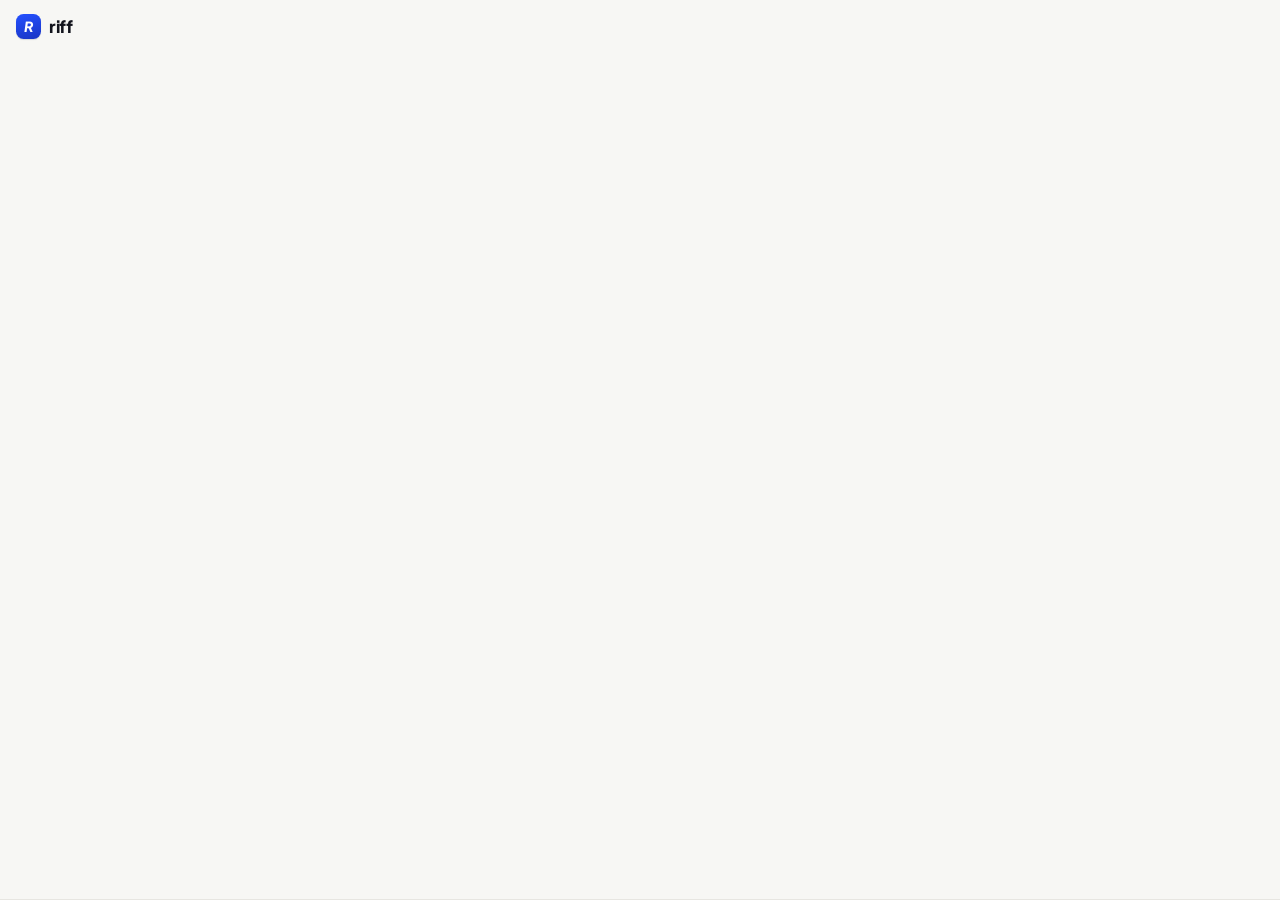
<file: sidepanel/index.html>
<!DOCTYPE html>
<html lang="en" data-theme="light">
<head>
<meta charset="UTF-8" />
<meta name="viewport" content="width=device-width, initial-scale=1.0" />
<title>Riff</title>
<link rel="preconnect" href="https://fonts.googleapis.com">
<link rel="preconnect" href="https://fonts.gstatic.com" crossorigin>
<link href="https://fonts.googleapis.com/css2?family=Plus+Jakarta+Sans:wght@400;500;600;700;800&family=IBM+Plex+Mono:wght@500&display=swap" rel="stylesheet">
<link rel="stylesheet" href="styles.css" />
</head>
<body>
  <div class="shell">
    <header class="app-header">
      <div class="brand">
        <span class="brand-mark" aria-hidden="true">R</span>
        <span class="brand-word">riff</span>
      </div>
      <div id="header-tools" class="header-tools"></div>
    </header>

    <div id="search-row" class="search-row" hidden></div>
    <div id="chip-row" class="chip-row" hidden></div>

    <main id="view-root" class="view-root"></main>

    <nav id="tab-bar" class="tab-bar"></nav>
    <div id="toast-host" class="toast-host"></div>
  </div>

  <script type="module" src="app.js"></script>
</body>
</html>
</file>
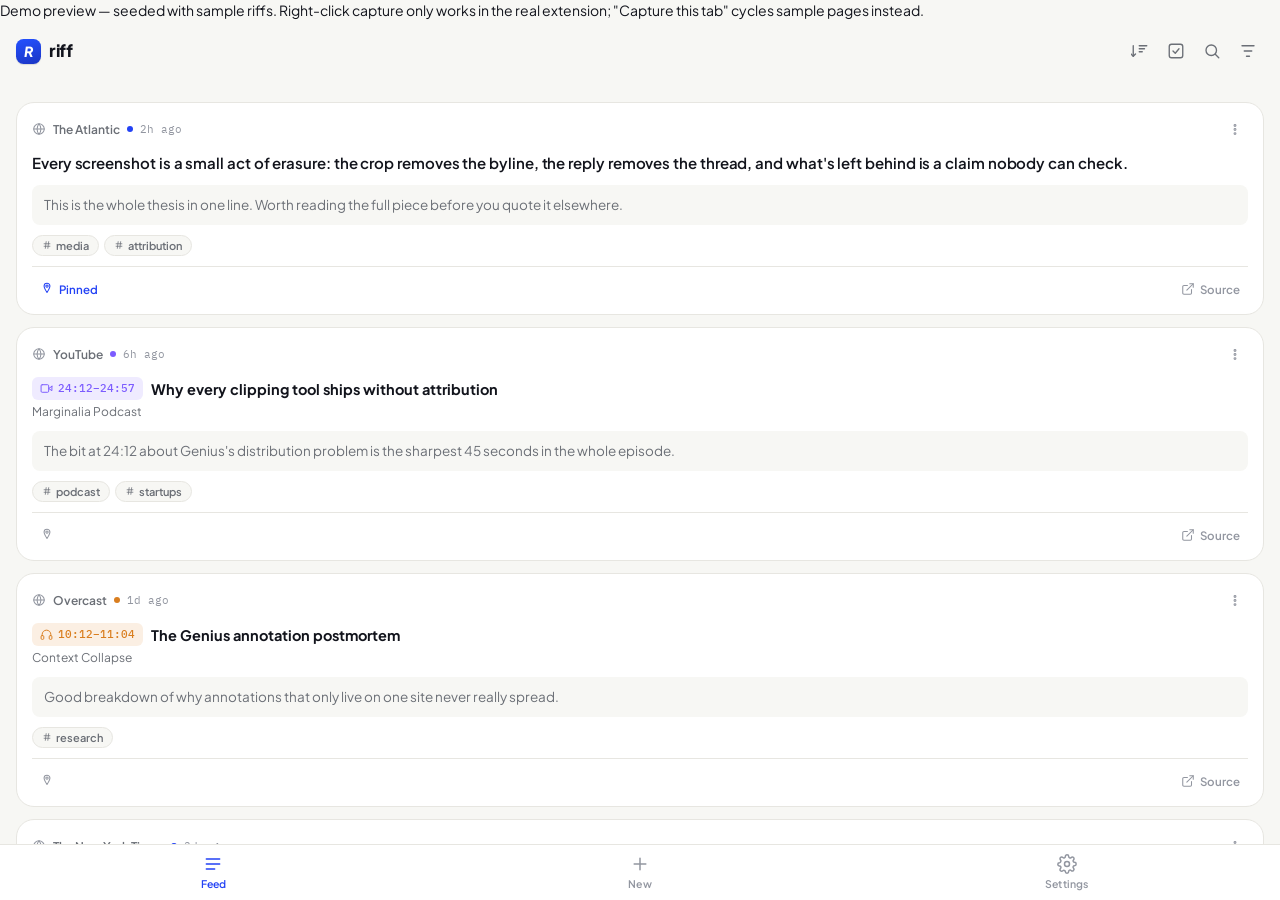
<file: riff-demo.html>
<!DOCTYPE html>
<html lang="en" data-theme="light">
<head>

<meta charset="UTF-8" />
<meta name="viewport" content="width=device-width, initial-scale=1.0" />
<title>Riff</title>
<link rel="preconnect" href="https://fonts.googleapis.com">
<link rel="preconnect" href="https://fonts.gstatic.com" crossorigin>
<link href="https://fonts.googleapis.com/css2?family=Plus+Jakarta+Sans:wght@400;500;600;700;800&family=IBM+Plex+Mono:wght@500&display=swap" rel="stylesheet">

<style>
/* ---------------------------------------------------------------------- */
/* Tokens                                                                   */
/* ---------------------------------------------------------------------- */

:root {
  --paper: #f7f7f4;
  --card: #ffffff;
  --card-hover: #fbfbfa;
  --ink: #12141c;
  --muted: #6b6f76;
  --muted-2: #9296a0;
  --line: #e7e6e1;
  --line-strong: #d8d7d0;
  --signal: #2342f5;
  --signal-ink: #ffffff;
  --kind-text: #2342f5;
  --kind-video: #7c5cff;
  --kind-audio: #d97e1f;
  --danger: #d33a3a;
  --danger-bg: #fdecec;
  --success: #1f8a4d;
  --shadow-sm: 0 1px 2px rgba(18, 20, 28, 0.06);
  --shadow-md: 0 8px 24px rgba(18, 20, 28, 0.10);
  --radius-lg: 18px;
  --radius-md: 12px;
  --radius-sm: 8px;
  --font-display: "Plus Jakarta Sans", system-ui, -apple-system, sans-serif;
  --font-mono: "IBM Plex Mono", ui-monospace, SFMono-Regular, monospace;
}

html[data-theme="dark"] {
  --paper: #0e1015;
  --card: #171922;
  --card-hover: #1c1f29;
  --ink: #f1f1ef;
  --muted: #979bA6;
  --muted-2: #6c707a;
  --line: #262933;
  --line-strong: #333743;
  --signal: #5b7fff;
  --signal-ink: #0e1015;
  --kind-text: #5b7fff;
  --kind-video: #a48bff;
  --kind-audio: #f0a94e;
  --danger: #f0605d;
  --danger-bg: #2a1717;
  --success: #3ec27a;
  --shadow-sm: 0 1px 2px rgba(0, 0, 0, 0.3);
  --shadow-md: 0 12px 28px rgba(0, 0, 0, 0.45);
}

* { box-sizing: border-box; }

html, body {
  height: 100%;
  margin: 0;
}

body {
  font-family: var(--font-display);
  background: var(--paper);
  color: var(--ink);
  font-size: 14px;
  line-height: 1.5;
  -webkit-font-smoothing: antialiased;
}

button, input, textarea, select {
  font-family: inherit;
  color: inherit;
}

a { color: inherit; }

::selection {
  background: color-mix(in srgb, var(--signal) 30%, transparent);
}

:focus-visible {
  outline: 2px solid var(--signal);
  outline-offset: 2px;
  border-radius: 6px;
}

/* ---------------------------------------------------------------------- */
/* Shell layout                                                             */
/* ---------------------------------------------------------------------- */

.shell {
  height: 100vh;
  display: flex;
  flex-direction: column;
  overflow: hidden;
}

.app-header {
  flex-shrink: 0;
  display: flex;
  align-items: center;
  justify-content: space-between;
  padding: 14px 16px 10px;
  border-bottom: 1px solid transparent;
}

.brand {
  display: flex;
  align-items: center;
  gap: 8px;
}

.brand-mark {
  width: 25px;
  height: 25px;
  border-radius: 7.5px;
  background: linear-gradient(165deg, #2451ff, #1a35c4);
  display: flex;
  align-items: center;
  justify-content: center;
  flex-shrink: 0;
  color: #fff;
  font-weight: 800;
  font-size: 14px;
  font-family: var(--font-display);
  font-style: italic;
  box-shadow: 0 1px 1px rgba(0,0,0,0.12);
}

.brand-word {
  font-weight: 800;
  font-size: 17px;
  letter-spacing: -0.02em;
}

.header-tools {
  display: flex;
  gap: 4px;
}

.icon-btn {
  width: 32px;
  height: 32px;
  border-radius: var(--radius-sm);
  border: none;
  background: transparent;
  color: var(--muted);
  display: flex;
  align-items: center;
  justify-content: center;
  cursor: pointer;
  transition: background 0.12s ease, color 0.12s ease;
}
.icon-btn:hover { background: var(--card-hover); color: var(--ink); }
.icon-btn.is-active { background: var(--card); color: var(--signal); box-shadow: var(--shadow-sm); }

.search-row {
  flex-shrink: 0;
  padding: 0 16px 10px;
}

.search-field {
  display: flex;
  align-items: center;
  gap: 8px;
  background: var(--card);
  border: 1px solid var(--line);
  border-radius: var(--radius-md);
  padding: 8px 12px;
}
.search-field-icon { color: var(--muted-2); flex-shrink: 0; }
.search-field input {
  border: none;
  background: transparent;
  outline: none;
  width: 100%;
  font-size: 14px;
}
.search-field input::placeholder { color: var(--muted-2); }

.chip-row {
  flex-shrink: 0;
  display: flex;
  gap: 6px;
  padding: 0 16px 12px;
  overflow-x: auto;
  scrollbar-width: none;
}
.chip-row::-webkit-scrollbar { display: none; }

.chip {
  flex-shrink: 0;
  display: inline-flex;
  align-items: center;
  gap: 4px;
  border: 1px solid var(--line);
  background: var(--card);
  color: var(--muted);
  font-size: 12.5px;
  font-weight: 600;
  padding: 6px 12px;
  border-radius: 999px;
  cursor: pointer;
  transition: all 0.12s ease;
}
.chip:hover { border-color: var(--line-strong); }
.chip.is-active { background: var(--ink); color: var(--paper); border-color: var(--ink); }

.view-root {
  flex: 1;
  overflow-y: auto;
  padding: 4px 16px 24px;
}

.view-fade { animation: view-fade-in 0.16s ease; }
@keyframes view-fade-in {
  from { opacity: 0; transform: translateY(3px); }
  to { opacity: 1; transform: translateY(0); }
}

.tab-bar {
  flex-shrink: 0;
  display: flex;
  border-top: 1px solid var(--line);
  background: var(--card);
}

.tab-btn {
  flex: 1;
  display: flex;
  flex-direction: column;
  align-items: center;
  gap: 3px;
  padding: 9px 0 10px;
  border: none;
  background: transparent;
  color: var(--muted-2);
  cursor: pointer;
  font-size: 10.5px;
  font-weight: 600;
  letter-spacing: 0.01em;
  transition: color 0.12s ease;
}
.tab-btn:hover { color: var(--muted); }
.tab-btn.is-active { color: var(--signal); }

.toast-host {
  position: fixed;
  bottom: 62px;
  left: 50%;
  transform: translateX(-50%);
  z-index: 40;
  pointer-events: none;
}

.toast {
  display: flex;
  align-items: center;
  gap: 6px;
  background: var(--ink);
  color: var(--paper);
  font-size: 12.5px;
  font-weight: 600;
  padding: 8px 8px 8px 14px;
  border-radius: 999px;
  box-shadow: var(--shadow-md);
  animation: toast-in 0.16s ease;
}

.toast-action {
  border: none;
  background: color-mix(in srgb, var(--paper) 16%, transparent);
  color: var(--paper);
  font-weight: 700;
  font-size: 12px;
  padding: 5px 10px;
  border-radius: 999px;
  cursor: pointer;
  margin-left: 2px;
}
.toast-action:hover { background: color-mix(in srgb, var(--paper) 26%, transparent); }

@keyframes toast-in {
  from { opacity: 0; transform: translateY(6px); }
  to { opacity: 1; transform: translateY(0); }
}

/* ---------------------------------------------------------------------- */
/* Buttons & controls                                                       */
/* ---------------------------------------------------------------------- */

.btn {
  display: inline-flex;
  align-items: center;
  justify-content: center;
  gap: 7px;
  border-radius: var(--radius-sm);
  border: 1px solid transparent;
  font-weight: 700;
  font-size: 13.5px;
  padding: 10px 16px;
  cursor: pointer;
  transition: all 0.12s ease;
}
.btn-sm { padding: 7px 12px; font-size: 12.5px; }

.btn-primary { background: var(--ink); color: var(--paper); }
.btn-primary:hover { opacity: 0.88; }

.btn-ghost { background: transparent; color: var(--muted); border-color: var(--line); }
.btn-ghost:hover { background: var(--card-hover); color: var(--ink); }

.btn-outline { background: var(--card); color: var(--ink); border-color: var(--line); }
.btn-outline:hover { border-color: var(--line-strong); }

.btn-danger { background: var(--danger); color: #fff; }
.btn-danger-outline { color: var(--danger); }
.btn-danger-outline:hover { background: var(--danger-bg); border-color: var(--danger); }

.btn:disabled { opacity: 0.5; cursor: not-allowed; }

.segmented {
  display: flex;
  gap: 4px;
  background: var(--paper);
  border: 1px solid var(--line);
  padding: 4px;
  border-radius: var(--radius-md);
  margin-bottom: 16px;
}

.segmented-btn {
  flex: 1;
  display: flex;
  align-items: center;
  justify-content: center;
  gap: 6px;
  border: none;
  background: transparent;
  color: var(--muted);
  font-size: 12.5px;
  font-weight: 700;
  padding: 8px 4px;
  border-radius: var(--radius-sm);
  cursor: pointer;
  transition: all 0.12s ease;
}
.segmented-btn.is-active { background: var(--card); color: var(--ink); box-shadow: var(--shadow-sm); }

.pill-btn {
  display: inline-flex;
  align-items: center;
  gap: 6px;
  border: 1px solid var(--line);
  background: var(--card);
  color: var(--muted);
  font-size: 12.5px;
  font-weight: 700;
  padding: 7px 12px;
  border-radius: 999px;
  cursor: pointer;
}
.pill-btn.is-active { background: var(--ink); color: var(--paper); border-color: var(--ink); }

/* ---------------------------------------------------------------------- */
/* Empty state                                                              */
/* ---------------------------------------------------------------------- */

.empty-state {
  display: flex;
  flex-direction: column;
  align-items: center;
  text-align: center;
  padding: 56px 20px 24px;
  color: var(--muted);
}
.empty-state-icon {
  width: 52px;
  height: 52px;
  border-radius: 16px;
  background: var(--card);
  border: 1px solid var(--line);
  display: flex;
  align-items: center;
  justify-content: center;
  color: var(--signal);
  margin-bottom: 18px;
}
.empty-state h2 {
  font-size: 16px;
  margin: 0 0 8px;
  color: var(--ink);
  letter-spacing: -0.01em;
}
.empty-state p {
  margin: 0 0 20px;
  font-size: 13px;
  max-width: 260px;
  line-height: 1.55;
}

/* ---------------------------------------------------------------------- */
/* Clip cards                                                               */
/* ---------------------------------------------------------------------- */

.feed-list {
  display: flex;
  flex-direction: column;
  gap: 12px;
  padding-top: 8px;
}

.welcome-banner {
  display: flex;
  align-items: flex-start;
  gap: 12px;
  background: linear-gradient(165deg, color-mix(in srgb, var(--signal) 10%, var(--card)), var(--card));
  border: 1px solid var(--line);
  border-radius: var(--radius-lg);
  padding: 14px 14px 14px 16px;
  margin: 8px 0 4px;
}
.welcome-banner-mark {
  width: 30px;
  height: 30px;
  border-radius: 9px;
  background: linear-gradient(165deg, var(--signal), color-mix(in srgb, var(--signal) 70%, black));
  color: #fff;
  font-weight: 800;
  font-style: italic;
  font-size: 15px;
  display: flex;
  align-items: center;
  justify-content: center;
  flex-shrink: 0;
}
.welcome-banner-text { flex: 1; min-width: 0; }
.welcome-banner-text strong { display: block; font-size: 13.5px; margin-bottom: 4px; }
.welcome-banner-text p { margin: 0; font-size: 12.5px; color: var(--muted); line-height: 1.55; }
.welcome-banner-text kbd {
  font-family: var(--font-mono);
  background: var(--paper);
  border: 1px solid var(--line);
  border-radius: 5px;
  padding: 1px 6px;
  font-size: 11px;
  color: var(--ink);
}
.welcome-banner-dismiss {
  width: 24px;
  height: 24px;
  border-radius: 7px;
  border: none;
  background: transparent;
  color: var(--muted-2);
  display: flex;
  align-items: center;
  justify-content: center;
  cursor: pointer;
  flex-shrink: 0;
}
.welcome-banner-dismiss:hover { background: var(--paper); color: var(--ink); }

.clip-card {
  background: var(--card);
  border: 1px solid var(--line);
  border-radius: var(--radius-lg);
  overflow: visible;
  transition: box-shadow 0.15s ease, border-color 0.15s ease;
  position: relative;
}
.clip-card:hover { box-shadow: var(--shadow-sm); border-color: var(--line-strong); }

.clip-card-inner { padding: 13px 15px 11px; }

.clip-card-header {
  display: flex;
  align-items: center;
  justify-content: space-between;
  gap: 8px;
  margin-bottom: 10px;
}

.clip-source {
  display: flex;
  align-items: center;
  gap: 7px;
  font-size: 12px;
  color: var(--muted);
  min-width: 0;
  border: none;
  background: transparent;
  padding: 2px 0;
  cursor: pointer;
  font-family: inherit;
  text-align: left;
}
.clip-source:hover .clip-site { color: var(--ink); }
.clip-source img, .favicon-fallback-wrap { border-radius: 4px; flex-shrink: 0; color: var(--muted-2); }
.clip-site {
  font-weight: 600;
  color: var(--muted);
  white-space: nowrap;
  overflow: hidden;
  text-overflow: ellipsis;
  max-width: 118px;
  transition: color 0.12s ease;
}
.kind-dot {
  width: 6px;
  height: 6px;
  border-radius: 50%;
  flex-shrink: 0;
}
.clip-time { color: var(--muted-2); font-family: var(--font-mono); font-size: 11px; white-space: nowrap; }
.archived-badge {
  display: inline-flex;
  align-items: center;
  gap: 3px;
  font-size: 10px;
  font-weight: 700;
  color: var(--muted-2);
  background: var(--paper);
  border: 1px solid var(--line);
  padding: 2px 6px;
  border-radius: 999px;
  margin-left: 2px;
}

.clip-body { cursor: pointer; }

/* Kebab menu ------------------------------------------------------------ */

.menu-wrap { position: relative; flex-shrink: 0; }

.icon-btn-sm {
  width: 26px;
  height: 26px;
  border-radius: var(--radius-sm);
  border: none;
  background: transparent;
  color: var(--muted-2);
  display: flex;
  align-items: center;
  justify-content: center;
  cursor: pointer;
  transition: all 0.12s ease;
}
.icon-btn-sm:hover { background: var(--paper); color: var(--ink); }

.dropdown-menu {
  position: absolute;
  top: calc(100% + 4px);
  right: 0;
  z-index: 30;
  min-width: 190px;
  background: var(--card);
  border: 1px solid var(--line);
  border-radius: var(--radius-md);
  box-shadow: var(--shadow-md);
  padding: 6px;
  animation: menu-in 0.12s ease;
}
@keyframes menu-in {
  from { opacity: 0; transform: translateY(-4px) scale(0.98); }
  to { opacity: 1; transform: translateY(0) scale(1); }
}

.dropdown-item {
  width: 100%;
  display: flex;
  align-items: center;
  gap: 9px;
  border: none;
  background: transparent;
  color: var(--ink);
  font-size: 13px;
  font-weight: 500;
  padding: 8px 9px;
  border-radius: var(--radius-sm);
  cursor: pointer;
  text-align: left;
}
.dropdown-item:hover { background: var(--paper); }
.dropdown-item-danger { color: var(--danger); }
.dropdown-item-danger:hover { background: var(--danger-bg); }
.dropdown-divider { height: 1px; background: var(--line); margin: 5px 3px; }

.clip-quote {
  margin: 0 0 10px;
  font-size: 15px;
  font-weight: 600;
  line-height: 1.5;
  color: var(--ink);
  letter-spacing: -0.005em;
}

.clip-media-row {
  display: flex;
  align-items: baseline;
  gap: 8px;
  margin-bottom: 2px;
}
.clip-media-badge {
  display: inline-flex;
  align-items: center;
  gap: 5px;
  font-family: var(--font-mono);
  font-size: 11px;
  font-weight: 500;
  color: var(--accent, var(--signal));
  background: color-mix(in srgb, var(--accent, var(--signal)) 12%, transparent);
  padding: 3px 8px;
  border-radius: 6px;
  flex-shrink: 0;
}
.clip-media-title { font-size: 14.5px; font-weight: 700; color: var(--ink); }
.clip-media-channel { font-size: 12px; color: var(--muted); margin-bottom: 10px; }

.comment-text {
  margin: 0 0 10px;
  font-size: 13.5px;
  color: var(--muted);
  background: var(--paper);
  border-radius: var(--radius-sm);
  padding: 10px 12px;
  line-height: 1.5;
}

.comment-row { margin-bottom: 10px; }
.comment-voice, .voice-recorder.has-audio {
  display: flex;
  align-items: center;
  gap: 10px;
  background: var(--paper);
  border-radius: var(--radius-sm);
  padding: 8px 12px;
}

.mini-play {
  width: 26px;
  height: 26px;
  border-radius: 50%;
  background: var(--ink);
  color: var(--paper);
  border: none;
  display: flex;
  align-items: center;
  justify-content: center;
  cursor: pointer;
  flex-shrink: 0;
}

.voice-wave {
  display: flex;
  align-items: center;
  gap: 2px;
  flex: 1;
  height: 18px;
}
.voice-wave span {
  width: 2.5px;
  border-radius: 2px;
  background: var(--muted-2);
  display: inline-block;
}

.voice-duration { font-family: var(--font-mono); font-size: 11.5px; color: var(--muted); flex-shrink: 0; }

.clip-tags {
  display: flex;
  flex-wrap: wrap;
  gap: 5px;
  margin-bottom: 10px;
}
.tag-chip {
  display: inline-flex;
  align-items: center;
  gap: 4px;
  font-size: 11px;
  font-weight: 600;
  color: var(--muted);
  background: var(--paper);
  border: 1px solid var(--line);
  padding: 3px 9px;
  border-radius: 999px;
  cursor: pointer;
  font-family: inherit;
  transition: all 0.12s ease;
}
.tag-chip:hover { border-color: var(--line-strong); color: var(--ink); }

.clip-card-footer {
  display: flex;
  align-items: center;
  gap: 4px;
  padding-top: 9px;
  border-top: 1px solid var(--line);
  margin-top: 2px;
}

.footer-link, .footer-btn {
  display: flex;
  align-items: center;
  gap: 5px;
  border-radius: var(--radius-sm);
  color: var(--muted-2);
  border: none;
  background: transparent;
  cursor: pointer;
  text-decoration: none;
  font-size: 11.5px;
  font-weight: 600;
  padding: 5px 8px;
  transition: all 0.12s ease;
}
.footer-link:hover, .footer-btn:hover { background: var(--paper); color: var(--ink); }
.footer-btn.is-active { color: var(--signal); }
.clip-card-footer > *:last-child { margin-left: auto; }

/* ---------------------------------------------------------------------- */
/* Detail view                                                              */
/* ---------------------------------------------------------------------- */

.detail-view { padding-top: 6px; padding-bottom: 12px; }

.detail-source {
  display: flex;
  align-items: center;
  gap: 10px;
  margin-bottom: 18px;
}
.detail-source img, .detail-source .favicon-fallback-wrap { border-radius: 5px; flex-shrink: 0; }
.detail-source-text { display: flex; flex-direction: column; min-width: 0; flex: 1; }
.detail-source-text strong {
  font-size: 13.5px;
  overflow: hidden;
  text-overflow: ellipsis;
  white-space: nowrap;
}
.detail-source-text span { font-size: 11.5px; color: var(--muted); }

.detail-quote {
  margin: 0 0 20px;
  font-size: 19px;
  font-weight: 650;
  line-height: 1.5;
  letter-spacing: -0.01em;
  padding-left: 16px;
  border-left: 3px solid var(--signal);
}

.detail-media {
  display: flex;
  align-items: center;
  gap: 12px;
  background: var(--card);
  border: 1px solid var(--line);
  border-radius: var(--radius-md);
  padding: 14px;
  text-decoration: none;
  color: var(--ink);
  margin-bottom: 20px;
}
.detail-media:hover { border-color: var(--line-strong); }
.detail-media-icon {
  width: 38px; height: 38px;
  border-radius: 50%;
  background: var(--paper);
  display: flex; align-items: center; justify-content: center;
  color: var(--signal);
  flex-shrink: 0;
}
.detail-media-text { display: flex; flex-direction: column; gap: 2px; flex: 1; min-width: 0; }
.detail-media-text strong { font-size: 14.5px; }
.detail-media-text span { font-size: 12px; color: var(--muted); font-family: var(--font-mono); }
.detail-media-go { color: var(--muted-2); flex-shrink: 0; }

.detail-label {
  font-size: 11.5px;
  font-weight: 700;
  text-transform: uppercase;
  letter-spacing: 0.04em;
  color: var(--muted-2);
  margin: 0 0 8px;
}
.detail-comment-text { font-size: 14.5px; padding: 14px 16px; }

.related-list {
  display: flex;
  flex-direction: column;
  gap: 6px;
  margin-bottom: 4px;
}
.related-row {
  display: flex;
  align-items: center;
  gap: 9px;
  width: 100%;
  border: 1px solid var(--line);
  background: var(--card);
  border-radius: var(--radius-sm);
  padding: 9px 11px;
  cursor: pointer;
  text-align: left;
  font-family: inherit;
}
.related-row:hover { border-color: var(--line-strong); background: var(--paper); }
.related-row-text {
  flex: 1;
  min-width: 0;
  font-size: 12.5px;
  color: var(--ink);
  white-space: nowrap;
  overflow: hidden;
  text-overflow: ellipsis;
}
.related-row-time { font-size: 11px; color: var(--muted-2); font-family: var(--font-mono); flex-shrink: 0; }

.detail-meta {
  display: flex;
  align-items: center;
  justify-content: space-between;
  margin-top: 22px;
  padding-top: 16px;
  border-top: 1px solid var(--line);
  font-size: 12px;
  color: var(--muted);
}
.detail-meta span { display: inline-flex; align-items: center; gap: 5px; }
.detail-meta a { display: inline-flex; align-items: center; gap: 5px; color: var(--signal); text-decoration: none; font-weight: 600; }
.detail-meta a:hover { text-decoration: underline; }

/* ---------------------------------------------------------------------- */
/* Composer                                                                  */
/* ---------------------------------------------------------------------- */

.composer { padding-top: 10px; padding-bottom: 12px; }

.composer-heading {
  display: flex;
  align-items: center;
  justify-content: space-between;
  margin-bottom: 14px;
}
.composer-heading h2 { font-size: 17px; margin: 0; letter-spacing: -0.01em; }

.source-pill {
  display: flex;
  align-items: center;
  gap: 10px;
  background: var(--card);
  border: 1px solid var(--line);
  border-radius: var(--radius-md);
  padding: 10px 12px;
  margin-bottom: 16px;
}
.source-pill img { border-radius: 5px; flex-shrink: 0; }
.source-pill-text { display: flex; flex-direction: column; min-width: 0; }
.source-pill-text strong { font-size: 13px; overflow: hidden; text-overflow: ellipsis; white-space: nowrap; }
.source-pill-text span { font-size: 11.5px; color: var(--muted); }

.field-group { margin-bottom: 16px; }
.field-group label {
  display: block;
  font-size: 11.5px;
  font-weight: 700;
  text-transform: uppercase;
  letter-spacing: 0.04em;
  color: var(--muted-2);
  margin-bottom: 7px;
}
.field-group input[type="text"],
.field-group input[type="number"],
.field-group textarea {
  width: 100%;
  background: var(--card);
  border: 1px solid var(--line);
  border-radius: var(--radius-sm);
  padding: 10px 12px;
  font-size: 14px;
  outline: none;
  resize: vertical;
  transition: border-color 0.12s ease;
}
.field-group input:focus, .field-group textarea:focus { border-color: var(--signal); }
.field-group textarea { line-height: 1.55; font-family: inherit; }

.field-group-row { display: grid; grid-template-columns: 1fr 1fr; gap: 10px; }

.tag-suggestions {
  display: flex;
  flex-wrap: wrap;
  gap: 6px;
  margin-top: 8px;
}
.tag-suggestion {
  display: inline-flex;
  align-items: center;
  gap: 4px;
  border: 1px solid var(--line);
  background: var(--paper);
  color: var(--ink);
  font-size: 11.5px;
  font-weight: 600;
  padding: 5px 9px;
  border-radius: 999px;
  cursor: pointer;
  font-family: inherit;
}
.tag-suggestion:hover { border-color: var(--signal); color: var(--signal); }
.tag-suggestion span { color: var(--muted-2); font-family: var(--font-mono); font-weight: 500; }

.hint-text {
  font-size: 12px;
  color: var(--muted-2);
  line-height: 1.5;
  margin: -6px 0 16px;
}

.dup-notice {
  display: flex;
  align-items: center;
  gap: 8px;
  background: color-mix(in srgb, var(--kind-audio) 12%, var(--card));
  border: 1px solid color-mix(in srgb, var(--kind-audio) 30%, var(--line));
  color: var(--kind-audio);
  font-size: 12.5px;
  font-weight: 600;
  padding: 9px 12px;
  border-radius: var(--radius-sm);
  margin: -6px 0 16px;
}

.comment-toggle { display: flex; gap: 6px; margin-bottom: 10px; }

.voice-recorder {
  display: flex;
  align-items: center;
  gap: 10px;
}
.voice-recorder.is-recording {
  background: var(--danger-bg);
  border-radius: var(--radius-sm);
  padding: 10px 12px;
}
.rec-dot {
  width: 9px; height: 9px; border-radius: 50%;
  background: var(--danger);
  animation: pulse 1.1s infinite ease-in-out;
  flex-shrink: 0;
}
@keyframes pulse { 0%, 100% { opacity: 1; } 50% { opacity: 0.35; } }
.rec-timer { font-family: var(--font-mono); font-weight: 600; font-size: 13px; flex: 1; }

.composer-actions {
  position: sticky;
  bottom: 0;
  display: flex;
  justify-content: flex-end;
  gap: 8px;
  margin: 10px -16px -24px;
  padding: 12px 16px 20px;
  background: linear-gradient(to top, var(--paper) 70%, transparent);
}

/* ---------------------------------------------------------------------- */
/* Settings                                                                  */
/* ---------------------------------------------------------------------- */

.settings { padding-top: 10px; padding-bottom: 20px; }
.settings-section {
  margin-bottom: 22px;
  padding-bottom: 22px;
  border-bottom: 1px solid var(--line);
}
.settings-section:last-child { border-bottom: none; }
.settings-section h3 {
  font-size: 12px;
  text-transform: uppercase;
  letter-spacing: 0.05em;
  color: var(--muted-2);
  margin: 0 0 12px;
  font-weight: 700;
}
.settings-body { font-size: 13px; color: var(--muted); line-height: 1.6; margin: 0 0 12px; }
.settings-row-actions { display: flex; flex-wrap: wrap; gap: 8px; }

.shortcut-row {
  display: flex;
  justify-content: space-between;
  align-items: center;
  padding: 8px 0;
  font-size: 13px;
}
.shortcut-row kbd {
  font-family: var(--font-mono);
  background: var(--card);
  border: 1px solid var(--line);
  border-radius: 6px;
  padding: 3px 8px;
  font-size: 11.5px;
  color: var(--muted);
}

.settings-about { text-align: center; color: var(--muted); }
.about-mark {
  width: 34px; height: 34px;
  margin: 0 auto 10px;
  border-radius: 10px;
  background: var(--paper);
  border: 1px solid var(--line);
  display: flex; align-items: center; justify-content: center;
  color: var(--signal);
  font-weight: 800;
  font-style: italic;
  font-size: 16px;
}
.settings-about p { margin: 2px 0; font-size: 13px; }
.settings-muted { color: var(--muted-2); font-size: 12px; }

/* ---------------------------------------------------------------------- */
/* Misc                                                                      */
/* ---------------------------------------------------------------------- */

.ri-icon { display: block; }

::-webkit-scrollbar { width: 8px; }
::-webkit-scrollbar-thumb { background: var(--line-strong); border-radius: 8px; }
::-webkit-scrollbar-track { background: transparent; }

@media (prefers-reduced-motion: reduce) {
  * { animation-duration: 0.001ms !important; transition-duration: 0.001ms !important; }
}

/* ---------------------------------------------------------------------- */
/* Sort menu / select mode / bulk bar                                       */
/* ---------------------------------------------------------------------- */

.dropdown-menu-left { right: auto; left: 0; min-width: 168px; }
.icon-invisible { visibility: hidden; }

.select-count {
  font-size: 13px;
  font-weight: 700;
  color: var(--ink);
  padding: 0 4px;
}

.chip-tag-active, .tag-chip-active {
  background: var(--ink) !important;
  color: var(--paper) !important;
  border-color: var(--ink) !important;
}

.select-check {
  width: 15px;
  height: 15px;
  border-radius: 5px;
  border: 1.5px solid var(--line-strong);
  display: flex;
  align-items: center;
  justify-content: center;
  color: var(--paper);
  flex-shrink: 0;
}
.select-check.is-checked { background: var(--signal); border-color: var(--signal); }

.clip-card.is-selectable { cursor: pointer; }
.clip-card.is-selected { border-color: var(--signal); box-shadow: 0 0 0 1px var(--signal); }
.clip-card.is-keyboard-active { outline: 2px solid var(--signal); outline-offset: 2px; border-radius: var(--radius-lg); }

.bulk-bar {
  position: sticky;
  bottom: 0;
  display: flex;
  align-items: center;
  gap: 6px;
  margin: 12px -16px -24px;
  padding: 10px 16px 20px;
  background: linear-gradient(to top, var(--paper) 75%, transparent);
}
.bulk-bar-spacer { flex: 1; }

/* ---------------------------------------------------------------------- */
/* Settings extras                                                          */
/* ---------------------------------------------------------------------- */

.settings-sublabel {
  display: block;
  font-size: 11.5px;
  font-weight: 700;
  text-transform: uppercase;
  letter-spacing: 0.04em;
  color: var(--muted-2);
  margin: 16px 0 8px;
}

.swatch-row { display: flex; gap: 8px; }
.swatch {
  width: 28px;
  height: 28px;
  border-radius: 50%;
  border: 2px solid transparent;
  cursor: pointer;
  display: flex;
  align-items: center;
  justify-content: center;
  color: #fff;
  transition: transform 0.12s ease;
}
.swatch:hover { transform: scale(1.08); }
.swatch.is-active { border-color: var(--ink); }

.stat-grid {
  display: grid;
  grid-template-columns: repeat(3, 1fr);
  gap: 10px;
  margin-bottom: 10px;
}
.stat-cell {
  background: var(--card);
  border: 1px solid var(--line);
  border-radius: var(--radius-md);
  padding: 12px 10px;
  text-align: center;
}
.stat-cell strong { display: block; font-size: 19px; font-weight: 800; letter-spacing: -0.01em; }
.stat-cell span { font-size: 11px; color: var(--muted); }

.tag-manage-list { display: flex; flex-direction: column; gap: 6px; }
.tag-manage-row {
  display: flex;
  align-items: center;
  gap: 8px;
}
.tag-manage-row .tag-chip { flex: 1; justify-content: flex-start; }
.tag-count {
  font-size: 11px;
  color: var(--muted-2);
  font-family: var(--font-mono);
  min-width: 18px;
  text-align: right;
}

/* ---------------------------------------------------------------------- */
/* Compact density                                                          */
/* ---------------------------------------------------------------------- */

html[data-density="compact"] .feed-list { gap: 8px; }
html[data-density="compact"] .clip-card-inner { padding: 9px 12px 8px; }
html[data-density="compact"] .clip-card-header { margin-bottom: 6px; }
html[data-density="compact"] .clip-quote { font-size: 13.5px; margin-bottom: 6px; }
html[data-density="compact"] .comment-text { padding: 7px 10px; font-size: 12.5px; margin-bottom: 6px; }
html[data-density="compact"] .clip-card-footer { padding-top: 6px; }
html[data-density="compact"] .field-group { margin-bottom: 11px; }
html[data-density="compact"] .clip-media-row { margin-bottom: 0; }
html[data-density="compact"] .clip-media-channel { margin-bottom: 6px; }
html[data-density="compact"] .clip-tags { margin-bottom: 6px; }
html[data-density="compact"] .settings-section { margin-bottom: 16px; padding-bottom: 16px; }
html[data-density="compact"] .welcome-banner { padding: 10px 12px; }
html[data-density="compact"] .detail-view { padding-top: 2px; }
html[data-density="compact"] .stat-cell { padding: 9px 8px; }

</style>
</head>
<body>

  <div class="shell">
    <div class="demo-banner">Demo preview — seeded with sample riffs. Right-click capture only works in the real extension; "Capture this tab" cycles sample pages instead.</div>
    <header class="app-header">
      <div class="brand">
        <span class="brand-mark" aria-hidden="true">R</span>
        <span class="brand-word">riff</span>
      </div>
      <div id="header-tools" class="header-tools"></div>
    </header>

    <div id="search-row" class="search-row" hidden></div>
    <div id="chip-row" class="chip-row" hidden></div>

    <main id="view-root" class="view-root"></main>

    <nav id="tab-bar" class="tab-bar"></nav>
    <div id="toast-host" class="toast-host"></div>
  </div>

  
<script>
// ---- icons.js ----
// Riff — icon set
// Hand-authored, stroke-based icons in the shadcn/lucide idiom (24x24,
// 2px stroke, round joins). Kept local so the extension never loads
// remote script or icon-font code (MV3 disallows remote code anyway).

const ICON_PATHS = {
  feed: '<path d="M4 6h16M4 12h16M4 18h10"/>',
  compose: '<path d="M12 5v14M5 12h14"/>',
  settings:
    '<circle cx="12" cy="12" r="3"/><path d="M19.4 15a1.7 1.7 0 0 0 .34 1.87l.06.06a2 2 0 1 1-2.83 2.83l-.06-.06a1.7 1.7 0 0 0-1.87-.34 1.7 1.7 0 0 0-1.04 1.56V21a2 2 0 1 1-4 0v-.09A1.7 1.7 0 0 0 8.96 19.8a1.7 1.7 0 0 0-1.87.34l-.06.06a2 2 0 1 1-2.83-2.83l.06-.06a1.7 1.7 0 0 0 .34-1.87 1.7 1.7 0 0 0-1.56-1.04H3a2 2 0 1 1 0-4h.09A1.7 1.7 0 0 0 4.6 8.96a1.7 1.7 0 0 0-.34-1.87l-.06-.06a2 2 0 1 1 2.83-2.83l.06.06a1.7 1.7 0 0 0 1.87.34H9a1.7 1.7 0 0 0 1.04-1.56V3a2 2 0 1 1 4 0v.09a1.7 1.7 0 0 0 1.04 1.56 1.7 1.7 0 0 0 1.87-.34l.06-.06a2 2 0 1 1 2.83 2.83l-.06.06a1.7 1.7 0 0 0-.34 1.87V9a1.7 1.7 0 0 0 1.56 1.04H21a2 2 0 1 1 0 4h-.09A1.7 1.7 0 0 0 19.4 15Z"/>',
  search: '<circle cx="11" cy="11" r="7"/><path d="m21 21-4.3-4.3"/>',
  mic:
    '<rect x="9" y="3" width="6" height="11" rx="3"/><path d="M5 11a7 7 0 0 0 14 0"/><path d="M12 18v3"/><path d="M9 21h6"/>',
  micOff:
    '<path d="M9 9v3a3 3 0 0 0 4.6 2.55M15 9.34V6a3 3 0 0 0-5.68-1.33"/><path d="M5 11a7 7 0 0 0 10.6 5.99M19 11a7 7 0 0 1-.34 2.16"/><path d="M12 18v3"/><path d="M9 21h6"/><path d="M2 2l20 20"/>',
  scissors:
    '<circle cx="6" cy="6" r="3"/><circle cx="6" cy="18" r="3"/><path d="M20 4 8.5 15.5M8.5 8.5 20 20M8.7 12l2.3-2.3"/>',
  link: '<path d="M9 17H7a5 5 0 0 1 0-10h2"/><path d="M15 7h2a5 5 0 0 1 0 10h-2"/><path d="M8 12h8"/>',
  play: '<path d="M6 4.5v15l13-7.5-13-7.5Z"/>',
  pause: '<rect x="6" y="4" width="4" height="16" rx="1"/><rect x="14" y="4" width="4" height="16" rx="1"/>',
  close: '<path d="M18 6 6 18M6 6l12 12"/>',
  trash:
    '<path d="M4 7h16"/><path d="M10 11v6M14 11v6"/><path d="M6 7l1 13a2 2 0 0 0 2 2h6a2 2 0 0 0 2-2l1-13"/><path d="M9 7V4a1 1 0 0 1 1-1h4a1 1 0 0 1 1 1v3"/>',
  download: '<path d="M12 3v12"/><path d="m7 11 5 5 5-5"/><path d="M5 21h14"/>',
  copy:
    '<rect x="9" y="9" width="12" height="12" rx="2"/><path d="M5 15H4a1 1 0 0 1-1-1V4a1 1 0 0 1 1-1h10a1 1 0 0 1 1 1v1"/>',
  check: '<path d="m20 6-11 11-5-5"/>',
  chevronLeft: '<path d="m15 18-6-6 6-6"/>',
  chevronRight: '<path d="m9 18 6-6-6-6"/>',
  chevronDown: '<path d="m6 9 6 6 6-6"/>',
  tag: '<path d="M12.6 2H4a2 2 0 0 0-2 2v8.6a2 2 0 0 0 .59 1.41l9.4 9.4a2 2 0 0 0 2.82 0l8.6-8.6a2 2 0 0 0 0-2.82l-9.4-9.4A2 2 0 0 0 12.6 2Z"/><circle cx="7.5" cy="7.5" r="1.5"/>',
  filter: '<path d="M4 5h16M7 12h10M10 19h4"/>',
  sun: '<circle cx="12" cy="12" r="4"/><path d="M12 2v2M12 20v2M4.9 4.9l1.4 1.4M17.7 17.7l1.4 1.4M2 12h2M20 12h2M4.9 19.1l1.4-1.4M17.7 6.3l1.4-1.4"/>',
  moon: '<path d="M20 14.5A8.5 8.5 0 1 1 9.5 4a7 7 0 0 0 10.5 10.5Z"/>',
  fileText:
    '<path d="M7 3h7l5 5v13a1 1 0 0 1-1 1H7a1 1 0 0 1-1-1V4a1 1 0 0 1 1-1Z"/><path d="M14 3v5h5"/><path d="M9 13h6M9 17h6"/>',
  video: '<rect x="2" y="5" width="14" height="14" rx="2"/><path d="m22 8-6 4 6 4V8Z"/>',
  headphones:
    '<path d="M4 14v-2a8 8 0 0 1 16 0v2"/><rect x="2" y="14" width="5" height="7" rx="2"/><rect x="17" y="14" width="5" height="7" rx="2"/>',
  more: '<circle cx="5" cy="12" r="1.5"/><circle cx="12" cy="12" r="1.5"/><circle cx="19" cy="12" r="1.5"/>',
  edit: '<path d="M12 20h9"/><path d="M16.5 3.5a2.1 2.1 0 0 1 3 3L7 19l-4 1 1-4Z"/>',
  externalLink: '<path d="M18 13v6a2 2 0 0 1-2 2H5a2 2 0 0 1-2-2V8a2 2 0 0 1 2-2h6"/><path d="M15 3h6v6"/><path d="M10 14 21 3"/>',
  share: '<path d="M4 12v7a2 2 0 0 0 2 2h12a2 2 0 0 0 2-2v-7"/><path d="M16 6l-4-4-4 4"/><path d="M12 2v14"/>',
  alert: '<circle cx="12" cy="12" r="10"/><path d="M12 8v5"/><path d="M12 16.5v.01"/>',
  pin: '<path d="M12 2a5 5 0 0 0-5 5c0 3.5 5 11 5 11s5-7.5 5-11a5 5 0 0 0-5-5Z"/><circle cx="12" cy="7" r="2"/>',
  archive: '<rect x="3" y="4" width="18" height="4" rx="1"/><path d="M5 8v10a2 2 0 0 0 2 2h10a2 2 0 0 0 2-2V8"/><path d="M10 13h4"/>',
  globe: '<circle cx="12" cy="12" r="9"/><path d="M3 12h18"/><path d="M12 3a14 14 0 0 1 0 18 14 14 0 0 1 0-18Z"/>',
  shield: '<path d="M12 2 4 5v6c0 5 3.4 8.7 8 11 4.6-2.3 8-6 8-11V5l-8-3Z"/><path d="m9 12 2 2 4-4"/>',
  arrowUpRight: '<path d="M7 17 17 7"/><path d="M7 7h10v10"/>',
  loader: '<path d="M12 2v4M12 18v4M4.9 4.9l2.8 2.8M16.3 16.3l2.8 2.8M2 12h4M18 12h4M4.9 19.1l2.8-2.8M16.3 7.7l2.8-2.8"/>',
  square: '<rect x="4" y="4" width="16" height="16" rx="2"/>',
  clock: '<circle cx="12" cy="12" r="9"/><path d="M12 7v5l3 3"/>',
  moreVertical: '<circle cx="12" cy="5" r="1.6"/><circle cx="12" cy="12" r="1.6"/><circle cx="12" cy="19" r="1.6"/>',
  arrowLeft: '<path d="M19 12H5"/><path d="m12 19-7-7 7-7"/>',
  checkSquare: '<rect x="3" y="3" width="18" height="18" rx="3"/><path d="m8 12 3 3 5-6"/>',
  circle: '<circle cx="12" cy="12" r="9"/>',
  sort: '<path d="M11 5h10M11 9h7M11 13h4"/><path d="m3 5 0 14"/><path d="m3 19-3-3M3 19l3-3"/>',
  hash: '<path d="M5 9h14M5 15h14M10 4 8 20M16 4l-2 16"/>',
  barChart: '<path d="M4 20V10M10 20V4M16 20v-7"/><path d="M2 20h20"/>',
  palette: '<circle cx="12" cy="12" r="9"/><circle cx="8" cy="11" r="1.3" fill="currentColor" stroke="none"/><circle cx="12" cy="8" r="1.3" fill="currentColor" stroke="none"/><circle cx="16" cy="11" r="1.3" fill="currentColor" stroke="none"/><path d="M12 19a2 2 0 0 1-2-2c0-.6.3-1 .7-1.4.4-.4.7-.8.7-1.4a2 2 0 0 0-2-2H8a5 5 0 1 1 9-3c0 1-.4 1.6-1 2.2-.5.5-1 1-1 1.8a2 2 0 0 0 2 2 3.2 3.2 0 0 1 0 6Z"/>',
  upload: '<path d="M12 21V9"/><path d="m7 13 5-5 5 5"/><path d="M5 21h14"/>',
  sliders: '<path d="M4 6h6M14 6h6M4 12h10M18 12h2M4 18h4M12 18h8"/><circle cx="12" cy="6" r="2" fill="var(--card)"/><circle cx="16" cy="12" r="2" fill="var(--card)"/><circle cx="10" cy="18" r="2" fill="var(--card)"/>',
  x: '<path d="M18 6 6 18M6 6l12 12"/>',
};

function icon(name, opts = {}) {
  const { size = 18, className = "", strokeWidth = 1.8 } = opts;
  const inner = ICON_PATHS[name] || ICON_PATHS.square;
  return `<svg class="ri-icon ${className}" width="${size}" height="${size}" viewBox="0 0 24 24" fill="none" stroke="currentColor" stroke-width="${strokeWidth}" stroke-linecap="round" stroke-linejoin="round" aria-hidden="true">${inner}</svg>`;
}


// ---- db.js ----
// Riff — local data layer
// Everything Riff stores lives in chrome.storage.local, on-device only.
// There is no server in this build; "publish" actions produce a
// self-contained file the user controls, rather than sending data anywhere.

const CLIPS_KEY = "riffClips";
const SETTINGS_KEY = "riffSettings";

const DEFAULT_SETTINGS = {
  theme: "system", // "light" | "dark" | "system"
  accentColor: "indigo", // indigo | violet | emerald | amber | rose
  density: "comfortable", // comfortable | compact
  defaultDurationCap: 90,
  defaultClipLength: 30,
  defaultCommentKind: "text", // text | voice
  hasSeenWelcome: false,
};

function uid() {
  return "rf_" + Date.now().toString(36) + "_" + Math.random().toString(36).slice(2, 9);
}

async function getAllClips() {
  const { [CLIPS_KEY]: clips } = await chrome.storage.local.get(CLIPS_KEY);
  return Array.isArray(clips) ? clips : [];
}

async function saveAllClips(clips) {
  await chrome.storage.local.set({ [CLIPS_KEY]: clips });
}

async function createClip(partial) {
  const clips = await getAllClips();
  const clip = {
    id: uid(),
    createdAt: new Date().toISOString(),
    updatedAt: new Date().toISOString(),
    pinned: false,
    archived: false,
    tags: [],
    kind: "text", // text | video | audio
    source: { url: "", title: "", siteName: "", favicon: "", author: null },
    quote: "",
    mediaTitle: "",
    channel: "",
    startSeconds: 0,
    endSeconds: null,
    totalDuration: null,
    comment: { kind: "text", text: "", audioDataUrl: null, audioDurationSeconds: null },
    ...partial,
  };
  clips.unshift(clip);
  await saveAllClips(clips);
  return clip;
}

async function updateClip(id, patch) {
  const clips = await getAllClips();
  const idx = clips.findIndex((c) => c.id === id);
  if (idx === -1) return null;
  clips[idx] = { ...clips[idx], ...patch, updatedAt: new Date().toISOString() };
  await saveAllClips(clips);
  return clips[idx];
}

async function deleteClip(id) {
  const clips = await getAllClips();
  const next = clips.filter((c) => c.id !== id);
  await saveAllClips(next);
  return next;
}

async function restoreClip(clip) {
  const clips = await getAllClips();
  clips.unshift(clip);
  await saveAllClips(clips);
  return clips;
}

async function togglePin(id) {
  const clips = await getAllClips();
  const clip = clips.find((c) => c.id === id);
  if (!clip) return null;
  clip.pinned = !clip.pinned;
  clip.updatedAt = new Date().toISOString();
  await saveAllClips(clips);
  return clip;
}

async function toggleArchive(id) {
  const clips = await getAllClips();
  const clip = clips.find((c) => c.id === id);
  if (!clip) return null;
  clip.archived = !clip.archived;
  if (clip.archived) clip.pinned = false;
  clip.updatedAt = new Date().toISOString();
  await saveAllClips(clips);
  return clip;
}

async function getSettings() {
  const { [SETTINGS_KEY]: settings } = await chrome.storage.local.get(SETTINGS_KEY);
  return { ...DEFAULT_SETTINGS, ...(settings || {}) };
}

async function saveSettings(patch) {
  const current = await getSettings();
  const next = { ...current, ...patch };
  await chrome.storage.local.set({ [SETTINGS_KEY]: next });
  return next;
}

async function getPendingCapture() {
  const { riffPendingCapture } = await chrome.storage.session.get("riffPendingCapture");
  return riffPendingCapture || null;
}

async function clearPendingCapture() {
  await chrome.storage.session.remove("riffPendingCapture");
}

async function usageEstimate() {
  const bytes = await chrome.storage.local.getBytesInUse(CLIPS_KEY);
  return bytes;
}

async function exportAllData() {
  const clips = await getAllClips();
  const settings = await getSettings();
  return { exportedAt: new Date().toISOString(), settings, clips };
}

async function wipeAllClips() {
  await saveAllClips([]);
}

function allTagsWithCounts(clips) {
  const counts = new Map();
  clips.forEach((c) => (c.tags || []).forEach((t) => counts.set(t, (counts.get(t) || 0) + 1)));
  return [...counts.entries()].sort((a, b) => b[1] - a[1]).map(([tag, count]) => ({ tag, count }));
}

async function renameTagEverywhere(oldTag, newTag) {
  const clips = await getAllClips();
  const clean = newTag.trim();
  if (!clean) return clips;
  clips.forEach((c) => {
    if (!c.tags) return;
    const has = c.tags.includes(oldTag);
    if (!has) return;
    const set = new Set(c.tags.filter((t) => t !== oldTag));
    set.add(clean);
    c.tags = [...set];
  });
  await saveAllClips(clips);
  return clips;
}

async function deleteTagEverywhere(tag) {
  const clips = await getAllClips();
  clips.forEach((c) => {
    if (!c.tags) return;
    c.tags = c.tags.filter((t) => t !== tag);
  });
  await saveAllClips(clips);
  return clips;
}

async function importClips(incomingClips) {
  const existing = await getAllClips();
  const existingIds = new Set(existing.map((c) => c.id));
  let added = 0;
  incomingClips.forEach((c) => {
    if (!c || !c.id || existingIds.has(c.id)) return;
    existing.unshift(c);
    existingIds.add(c.id);
    added += 1;
  });
  await saveAllClips(existing);
  return { clips: existing, added };
}

const DRAFT_KEY = "riffDraftInProgress";

async function saveDraftInProgress(draft) {
  await chrome.storage.local.set({ [DRAFT_KEY]: draft });
}

async function getDraftInProgress() {
  const { [DRAFT_KEY]: draft } = await chrome.storage.local.get(DRAFT_KEY);
  return draft || null;
}

async function clearDraftInProgress() {
  await chrome.storage.local.remove(DRAFT_KEY);
}



const db = {
  uid, getAllClips, saveAllClips, createClip, updateClip, deleteClip, restoreClip,
  togglePin, toggleArchive, getSettings, saveSettings, getPendingCapture, clearPendingCapture,
  usageEstimate, exportAllData, wipeAllClips, allTagsWithCounts, renameTagEverywhere,
  deleteTagEverywhere, importClips, saveDraftInProgress, getDraftInProgress,
  clearDraftInProgress,
};

// ---- landing.js ----
// Riff — landing page generator
// Produces a single self-contained HTML file per clip: the local stand-in
// for the "public landing page" described in the product spec. It never
// re-hosts source video/audio — for YouTube it cues the platform's own
// official embed at the clipped timestamp; everything else links back to
// the source with a plain-text timestamp. Downscaling/re-hosting a ripped
// file is deliberately out of scope for the same reason it's flagged as a
// risk in the product brief.

function esc(str) {
  if (str == null) return "";
  return String(str)
    .replace(/&/g, "&amp;")
    .replace(/</g, "&lt;")
    .replace(/>/g, "&gt;")
    .replace(/"/g, "&quot;");
}

function safeUrlForExport(url) {
  if (!url) return "#";
  try {
    const parsed = new URL(url, "https://example.invalid/");
    if (parsed.protocol === "http:" || parsed.protocol === "https:") return url;
  } catch {
    return "#";
  }
  return "#";
}

function fmt(totalSeconds) {
  const s = Math.max(0, Math.floor(totalSeconds || 0));
  const m = Math.floor(s / 60);
  const r = s % 60;
  return `${m}:${String(r).padStart(2, "0")}`;
}

function youTubeIdFromUrl(url) {
  try {
    const u = new URL(url);
    if (u.hostname.includes("youtu.be")) return u.pathname.slice(1);
    if (u.hostname.includes("youtube.com")) return u.searchParams.get("v");
  } catch {
    return null;
  }
  return null;
}

function buildLandingPageHTML(clip) {
  const isYouTube = clip.kind === "video" && /youtube\.com|youtu\.be/.test(clip.source?.url || "");
  const videoId = isYouTube ? youTubeIdFromUrl(clip.source.url) : null;

  let mediaBlock = "";
  if (clip.kind === "text") {
    mediaBlock = `<blockquote class="quote">&ldquo;${esc(clip.quote)}&rdquo;</blockquote>`;
  } else if (videoId) {
    mediaBlock = `
      <div class="embed">
        <iframe
          src="https://www.youtube.com/embed/${esc(videoId)}?start=${Math.floor(clip.startSeconds || 0)}&rel=0"
          title="${esc(clip.mediaTitle)}"
          allow="accelerometer; autoplay; clipboard-write; encrypted-media; gyroscope; picture-in-picture"
          allowfullscreen
        ></iframe>
      </div>
      <p class="media-caption">${esc(clip.mediaTitle)} &middot; ${fmt(clip.startSeconds)}&ndash;${fmt(clip.endSeconds)}${clip.channel ? ` &middot; ${esc(clip.channel)}` : ""}</p>
    `;
  } else {
    mediaBlock = `
      <a class="media-link" href="${esc(safeUrlForExport(clip.source.url))}" target="_blank" rel="noopener noreferrer">
        <span class="media-link-icon">&#9654;</span>
        <span>
          <strong>${esc(clip.mediaTitle || "Listen to the clipped moment")}</strong>
          <small>${fmt(clip.startSeconds)}&ndash;${fmt(clip.endSeconds)} on ${esc(clip.source.siteName || "the original source")}</small>
        </span>
      </a>
    `;
  }

  const commentBlock =
    clip.comment?.kind === "voice" && clip.comment.audioDataUrl
      ? `<div class="comment"><audio controls src="${esc(clip.comment.audioDataUrl)}"></audio></div>`
      : clip.comment?.text
        ? `<p class="comment-text">${esc(clip.comment.text)}</p>`
        : "";

  const tags = (clip.tags || []).map((t) => `<span class="tag">${esc(t)}</span>`).join("");

  return `<!DOCTYPE html>
<html lang="en" data-theme="light">
<head>
<meta charset="UTF-8" />
<meta name="viewport" content="width=device-width, initial-scale=1.0" />
<title>${esc(clip.mediaTitle || clip.quote?.slice(0, 60) || "A riff")} — Riff</title>
<meta name="robots" content="noindex" />
<link rel="preconnect" href="https://fonts.googleapis.com">
<link rel="preconnect" href="https://fonts.gstatic.com" crossorigin>
<link href="https://fonts.googleapis.com/css2?family=Plus+Jakarta+Sans:wght@400;500;600;700;800&family=IBM+Plex+Mono:wght@500&display=swap" rel="stylesheet">
<style>
  :root{
    --ink:#12141c; --paper:#f7f7f4; --card:#ffffff; --line:#e7e6e1;
    --muted:#6b6f76; --signal:#2451ff; --video:#7c5cff; --audio:#e08a2c;
  }
  *{box-sizing:border-box;}
  body{
    margin:0; background:var(--paper); color:var(--ink);
    font-family:"Plus Jakarta Sans", system-ui, sans-serif;
    display:flex; justify-content:center; padding:48px 20px;
    line-height:1.5;
  }
  .page{ width:100%; max-width:640px; }
  .brand{ display:flex; align-items:center; gap:8px; margin-bottom:32px; font-weight:800; letter-spacing:-0.02em; color:var(--ink); text-decoration:none; }
  .brand-mark{ width:22px; height:22px; border-radius:6.5px; background:linear-gradient(165deg,#2451ff,#1a35c4); display:flex; align-items:center; justify-content:center; color:#fff; font-weight:800; font-style:italic; font-size:12px; }
  .card{ background:var(--card); border:1px solid var(--line); border-radius:20px; padding:32px; }
  .source-row{ display:flex; align-items:center; gap:8px; font-size:13px; color:var(--muted); margin-bottom:18px; }
  .source-row img{ width:16px; height:16px; border-radius:4px; }
  .source-row a{ color:var(--muted); text-decoration:none; border-bottom:1px solid var(--line); }
  .quote{ font-size:22px; font-weight:600; line-height:1.45; margin:0 0 20px; padding-left:18px; border-left:3px solid var(--signal); }
  .embed{ position:relative; padding-top:56.25%; border-radius:12px; overflow:hidden; background:#000; margin-bottom:10px; }
  .embed iframe{ position:absolute; inset:0; width:100%; height:100%; border:0; }
  .media-caption{ font-size:13px; color:var(--muted); margin:0 0 20px; }
  .media-link{ display:flex; align-items:center; gap:14px; padding:16px; border:1px solid var(--line); border-radius:14px; text-decoration:none; color:var(--ink); margin-bottom:20px; }
  .media-link-icon{ width:36px; height:36px; border-radius:50%; background:var(--audio); color:#fff; display:flex; align-items:center; justify-content:center; flex-shrink:0; }
  .media-link strong{ display:block; font-size:15px; }
  .media-link small{ color:var(--muted); font-family:"IBM Plex Mono", monospace; font-size:12px; }
  .comment-text{ font-size:16px; color:var(--ink); background:#f2f3fb; border-radius:12px; padding:16px 18px; margin:0 0 18px; }
  .comment audio{ width:100%; margin-bottom:18px; }
  .tags{ display:flex; flex-wrap:wrap; gap:6px; margin-bottom:22px; }
  .tag{ font-size:12px; color:var(--muted); background:var(--paper); border:1px solid var(--line); padding:4px 10px; border-radius:999px; }
  .cta-row{ display:flex; gap:10px; flex-wrap:wrap; }
  .btn{ font-family:inherit; font-size:14px; font-weight:600; border-radius:10px; padding:10px 16px; text-decoration:none; display:inline-flex; align-items:center; gap:8px; }
  .btn-primary{ background:var(--ink); color:#fff; }
  .btn-ghost{ background:transparent; color:var(--muted); border:1px solid var(--line); }
  .footer{ text-align:center; margin-top:28px; font-size:12px; color:var(--muted); }
  .footer a{ color:var(--muted); }
  @media (prefers-color-scheme: dark){
    :root{ --ink:#f2f2f0; --paper:#0f1116; --card:#171923; --line:#282b36; --muted:#8b8f9a; }
    .embed{ background:#000; }
  }
</style>
</head>
<body>
  <div class="page">
    <span class="brand">
      <span class="brand-mark">R</span>
      riff
    </span>

    <div class="card">
      <div class="source-row">
        ${clip.source?.favicon ? `<img src="${esc(clip.source.favicon)}" alt="" />` : ""}
        <span>${esc(clip.source?.siteName || "")}</span>
        <span>&middot;</span>
        <a href="${esc(safeUrlForExport(clip.source?.url))}" target="_blank" rel="noopener noreferrer">View original</a>
      </div>

      ${mediaBlock}
      ${commentBlock}

      ${tags ? `<div class="tags">${tags}</div>` : ""}

      <div class="cta-row">
        <a class="btn btn-primary" href="${esc(safeUrlForExport(clip.source?.url))}" target="_blank" rel="noopener noreferrer">Open the source</a>
        <a class="btn btn-ghost" href="mailto:?subject=${encodeURIComponent("Takedown request: " + (clip.mediaTitle || clip.quote || "a riff"))}">File a claim</a>
      </div>
    </div>

    <p class="footer">Exported from Riff &middot; every clip links back to where it came from</p>
  </div>
</body>
</html>`;
}


// ---- mock-chrome.js (demo shim) ----
// Riff — DEMO SHIM
// This file exists only so the exact same app.js / db.js / icons.js /
// landing.js that ship in the real extension can run inside a plain
// browser tab, with an in-memory stand-in for chrome.storage and
// chrome.runtime. Nothing here ships in the actual extension build —
// the real manifest.json points at genuine chrome.* APIs instead.

(function () {
  const memory = {
    local: {
      riffClips: seedClips(),
      riffSettings: { theme: "system", defaultDurationCap: 90, hasSeenWelcome: true },
    },
    session: {},
  };

  function clone(v) {
    return v === undefined ? v : JSON.parse(JSON.stringify(v));
  }

  function makeArea(store) {
    return {
      get(keys) {
        return new Promise((resolve) => {
          if (keys == null) return resolve(clone(store));
          if (typeof keys === "string") return resolve({ [keys]: clone(store[keys]) });
          if (Array.isArray(keys)) {
            const out = {};
            keys.forEach((k) => (out[k] = clone(store[k])));
            return resolve(out);
          }
          resolve(clone(store));
        });
      },
      set(obj) {
        return new Promise((resolve) => {
          Object.assign(store, clone(obj));
          resolve();
        });
      },
      remove(keys) {
        return new Promise((resolve) => {
          const list = Array.isArray(keys) ? keys : [keys];
          list.forEach((k) => delete store[k]);
          resolve();
        });
      },
      getBytesInUse() {
        return new Promise((resolve) => resolve(JSON.stringify(store).length));
      },
    };
  }

  const listeners = [];

  let captureCycle = 0;
  const sampleCaptures = [
    {
      kind: "text",
      source: {
        url: "https://www.theatlantic.com/technology/archive/sample-piece/",
        title: "The Slow Death of the Screenshot",
        siteName: "The Atlantic",
        favicon: favicon("theatlantic.com"),
        author: "J. Whitfield",
      },
      quote:
        "Every screenshot is a small act of erasure: the crop removes the byline, the reply removes the thread, and what's left behind is a claim nobody can check.",
    },
    {
      kind: "video",
      source: {
        url: "https://www.youtube.com/watch?v=dQw4w9WgXcQ",
        title: "Sample Podcast Clip — Episode 214",
        siteName: "YouTube",
        favicon: favicon("youtube.com"),
        author: null,
      },
      mediaTitle: "Why every clipping tool ships without attribution",
      channel: "Marginalia Podcast",
      startSeconds: 1452,
      durationCap: 90,
      totalDuration: 5820,
    },
    {
      kind: "audio",
      source: {
        url: "https://podcasts.example.com/episodes/context-collapse",
        title: "Context Collapse — Ep. 88",
        siteName: "Overcast",
        favicon: favicon("overcast.fm"),
        author: null,
      },
      mediaTitle: "The Genius annotation postmortem",
      channel: "Context Collapse",
      startSeconds: 612,
      durationCap: 90,
      totalDuration: 2760,
    },
  ];

  function favicon(domain) {
    return `https://www.google.com/s2/favicons?sz=64&domain=${domain}`;
  }

  window.chrome = {
    storage: {
      local: makeArea(memory.local),
      session: makeArea(memory.session),
    },
    runtime: {
      onMessage: {
        addListener(fn) {
          listeners.push(fn);
        },
      },
      sendMessage(message) {
        if (message?.type === "RIFF_CAPTURE_ACTIVE_TAB") {
          const payload = sampleCaptures[captureCycle % sampleCaptures.length];
          captureCycle += 1;
          return Promise.resolve({ ok: true, payload: clone(payload) });
        }
        return Promise.resolve({ ok: false, error: "Not available in demo mode." });
      },
    },
    sidePanel: {
      open() {
        return Promise.resolve();
      },
    },
  };

  function seedClips() {
    const now = Date.now();
    const hoursAgo = (h) => new Date(now - h * 3600 * 1000).toISOString();
    return [
      {
        id: "rf_demo_1",
        createdAt: hoursAgo(2),
        updatedAt: hoursAgo(2),
        pinned: true,
        tags: ["media", "attribution"],
        kind: "text",
        source: {
          url: "https://www.theatlantic.com/technology/archive/sample-piece/",
          title: "The Slow Death of the Screenshot",
          siteName: "The Atlantic",
          favicon: favicon("theatlantic.com"),
          author: "J. Whitfield",
        },
        quote:
          "Every screenshot is a small act of erasure: the crop removes the byline, the reply removes the thread, and what's left behind is a claim nobody can check.",
        mediaTitle: "",
        channel: "",
        startSeconds: 0,
        endSeconds: null,
        totalDuration: null,
        comment: {
          kind: "text",
          text: "This is the whole thesis in one line. Worth reading the full piece before you quote it elsewhere.",
          audioDataUrl: null,
          audioDurationSeconds: null,
        },
      },
      {
        id: "rf_demo_2",
        createdAt: hoursAgo(6),
        updatedAt: hoursAgo(6),
        pinned: false,
        tags: ["podcast", "startups"],
        kind: "video",
        source: {
          url: "https://www.youtube.com/watch?v=dQw4w9WgXcQ",
          title: "Sample Podcast Clip — Episode 214",
          siteName: "YouTube",
          favicon: favicon("youtube.com"),
          author: null,
        },
        quote: "",
        mediaTitle: "Why every clipping tool ships without attribution",
        channel: "Marginalia Podcast",
        startSeconds: 1452,
        endSeconds: 1497,
        totalDuration: 5820,
        comment: {
          kind: "text",
          text: "The bit at 24:12 about Genius's distribution problem is the sharpest 45 seconds in the whole episode.",
          audioDataUrl: null,
          audioDurationSeconds: null,
        },
      },
      {
        id: "rf_demo_3",
        createdAt: hoursAgo(28),
        updatedAt: hoursAgo(28),
        pinned: false,
        tags: ["research"],
        kind: "audio",
        source: {
          url: "https://podcasts.example.com/episodes/context-collapse",
          title: "Context Collapse — Ep. 88",
          siteName: "Overcast",
          favicon: favicon("overcast.fm"),
          author: null,
        },
        quote: "",
        mediaTitle: "The Genius annotation postmortem",
        channel: "Context Collapse",
        startSeconds: 612,
        endSeconds: 664,
        totalDuration: 2760,
        comment: {
          kind: "text",
          text: "Good breakdown of why annotations that only live on one site never really spread.",
          audioDataUrl: null,
          audioDurationSeconds: null,
        },
      },
      {
        id: "rf_demo_4",
        createdAt: hoursAgo(72),
        updatedAt: hoursAgo(72),
        pinned: false,
        tags: [],
        kind: "text",
        source: {
          url: "https://www.nytimes.com/section/technology",
          title: "Community Notes Hits 1M Contributors",
          siteName: "The New York Times",
          favicon: favicon("nytimes.com"),
          author: null,
        },
        quote:
          "Under ten percent of submitted notes are ever published — the bottleneck was never willingness, it was scope.",
        mediaTitle: "",
        channel: "",
        startSeconds: 0,
        endSeconds: null,
        totalDuration: null,
        comment: { kind: "text", text: "", audioDataUrl: null, audioDurationSeconds: null },
      },
    ];
  }
})();

// ---- app.js ----

// ---------------------------------------------------------------------------
// State
// ---------------------------------------------------------------------------

const state = {
  view: "feed", // feed | compose | settings
  clips: [],
  settings: null,
  filter: "all", // all | text | video | audio | pinned
  sort: "newest", // newest | oldest | az
  tagFilter: null,
  search: "",
  searchOpen: false,
  filtersOpen: false,
  selectMode: false,
  activeCardId: null,
  selectedIds: new Set(),
  editingId: null, // clip id being edited, or null for a new clip
  draft: null, // working copy of the clip being composed
  detailId: null, // clip id currently open in the detail view
  openMenuId: null, // id ("detail" for the detail view) of the open kebab menu
  recorder: {
    active: false,
    mediaRecorder: null,
    chunks: [],
    startedAt: null,
    timerHandle: null,
    elapsedSeconds: 0,
  },
  toast: null,
};

const KIND_META = {
  text: { label: "Text", icon: "fileText", color: "var(--kind-text)" },
  video: { label: "Video", icon: "video", color: "var(--kind-video)" },
  audio: { label: "Audio", icon: "headphones", color: "var(--kind-audio)" },
};

// ---------------------------------------------------------------------------
// Boot
// ---------------------------------------------------------------------------

const root = document.getElementById("view-root");
const headerTools = document.getElementById("header-tools");
const searchRow = document.getElementById("search-row");
const chipRow = document.getElementById("chip-row");
const tabBar = document.getElementById("tab-bar");
const toastHost = document.getElementById("toast-host");

async function boot() {
  state.settings = await db.getSettings();
  applyTheme(state.settings.theme);
  applyAccent(state.settings.accentColor);
  applyDensity(state.settings.density);
  state.clips = await db.getAllClips();

  const pending = await db.getPendingCapture();
  if (pending) {
    openComposerFromCapture(pending);
    await db.clearPendingCapture();
  }

  render();
}

chrome.runtime.onMessage.addListener((message) => {
  if (message?.type === "RIFF_PENDING_CAPTURE_READY") {
    db.getPendingCapture().then((pending) => {
      if (!pending) return;
      openComposerFromCapture(pending);
      db.clearPendingCapture();
      render();
    });
  }
});

boot();

// ---------------------------------------------------------------------------
// Theme
// ---------------------------------------------------------------------------

function applyTheme(pref) {
  const mql = window.matchMedia("(prefers-color-scheme: dark)");
  const resolved = pref === "system" ? (mql.matches ? "dark" : "light") : pref;
  document.documentElement.setAttribute("data-theme", resolved);
}

const ACCENTS = {
  indigo: { light: "#2342f5", dark: "#5b7fff" },
  violet: { light: "#7c3aed", dark: "#a78bfa" },
  emerald: { light: "#0f9d63", dark: "#34d399" },
  amber: { light: "#c2760c", dark: "#f0a94e" },
  rose: { light: "#e11d5e", dark: "#fb7299" },
};

function applyAccent(key) {
  const accent = ACCENTS[key] || ACCENTS.indigo;
  const root = document.documentElement;
  root.style.setProperty("--signal", accent.light);
  root.style.setProperty("--kind-text", accent.light);
  root.dataset.accent = key;
  // Dark-theme override lives in an injected style tag so it only applies
  // under [data-theme="dark"], matching how the base tokens are structured.
  let tag = document.getElementById("accent-dark-override");
  if (!tag) {
    tag = document.createElement("style");
    tag.id = "accent-dark-override";
    document.head.appendChild(tag);
  }
  tag.textContent = `html[data-theme="dark"]{ --signal:${accent.dark}; --kind-text:${accent.dark}; }`;
}

function applyDensity(value) {
  document.documentElement.setAttribute("data-density", value === "compact" ? "compact" : "comfortable");
}

// ---------------------------------------------------------------------------
// Render: shell chrome (tab bar, search, chips)
// ---------------------------------------------------------------------------

function render() {
  renderTabBar();
  renderHeaderTools();
  renderSearchRow();
  renderChipRow();
  renderView();
  renderToast();
}

function renderTabBar() {
  const tabs = [
    { id: "feed", label: "Feed", icon: "feed" },
    { id: "compose", label: "New", icon: "compose" },
    { id: "settings", label: "Settings", icon: "settings" },
  ];
  tabBar.innerHTML = tabs
    .map(
      (t) => `
      <button class="tab-btn ${state.view === t.id ? "is-active" : ""}" data-tab="${t.id}">
        ${icon(t.icon, { size: 20 })}
        <span>${t.label}</span>
      </button>`
    )
    .join("");
}

function renderHeaderTools() {
  if (state.view === "feed" && state.detailId) {
    const clip = state.clips.find((c) => c.id === state.detailId);
    headerTools.innerHTML = `
      <button class="icon-btn" id="btn-detail-back" title="Back" aria-label="Back">${icon("arrowLeft", { size: 18 })}</button>
      <div class="menu-wrap">
        <button class="icon-btn" id="btn-detail-menu" title="More" aria-label="More actions">${icon("moreVertical", { size: 18 })}</button>
        ${state.openMenuId === "detail" && clip ? cardMenu(clip.id) : ""}
      </div>
    `;
    return;
  }

  if (state.view === "feed" && state.selectMode) {
    headerTools.innerHTML = `
      <span class="select-count">${state.selectedIds.size} selected</span>
      <button class="icon-btn" id="btn-exit-select" title="Cancel" aria-label="Cancel selection">${icon("x", { size: 18 })}</button>
    `;
    return;
  }

  if (state.view !== "feed") {
    headerTools.innerHTML = "";
    return;
  }

  const sortLabels = { newest: "Newest", oldest: "Oldest", az: "A\u2013Z" };
  headerTools.innerHTML = `
    <div class="menu-wrap">
      <button class="icon-btn ${state.openMenuId === "sort" ? "is-active" : ""}" id="btn-toggle-sort" title="Sort: ${sortLabels[state.sort]}" aria-label="Sort riffs">
        ${icon("sort", { size: 18 })}
      </button>
      ${state.openMenuId === "sort" ? sortMenu() : ""}
    </div>
    <button class="icon-btn ${state.selectMode ? "is-active" : ""}" id="btn-toggle-select" title="Select" aria-label="Select multiple riffs">
      ${icon("checkSquare", { size: 18 })}
    </button>
    <button class="icon-btn ${state.searchOpen ? "is-active" : ""}" id="btn-toggle-search" title="Search" aria-label="Search riffs">
      ${icon("search", { size: 18 })}
    </button>
    <button class="icon-btn ${state.filtersOpen ? "is-active" : ""}" id="btn-toggle-filters" title="Filter" aria-label="Filter riffs">
      ${icon("filter", { size: 18 })}
    </button>
  `;
}

function sortMenu() {
  const options = [
    { id: "newest", label: "Newest first" },
    { id: "oldest", label: "Oldest first" },
    { id: "az", label: "A\u2013Z" },
  ];
  return `
    <div class="dropdown-menu dropdown-menu-left">
      ${options
        .map(
          (o) => `
        <button class="dropdown-item" data-sort="${o.id}">
          ${icon("check", { size: 14, className: state.sort === o.id ? "" : "icon-invisible" })}
          <span>${o.label}</span>
        </button>`
        )
        .join("")}
    </div>
  `;
}

function renderSearchRow() {
  if (state.view !== "feed" || !state.searchOpen || state.detailId || state.selectMode) {
    searchRow.hidden = true;
    searchRow.innerHTML = "";
    return;
  }
  searchRow.hidden = false;
  searchRow.innerHTML = `
    <div class="search-field">
      ${icon("search", { size: 16, className: "search-field-icon" })}
      <input id="search-input" type="text" placeholder="Search your riffs" value="${escapeAttr(state.search)}" autocomplete="off" />
    </div>
  `;
  const input = document.getElementById("search-input");
  input.focus();
  input.setSelectionRange(input.value.length, input.value.length);
}

function renderChipRow() {
  if (state.view !== "feed" || state.detailId || state.selectMode || (!state.filtersOpen && !state.tagFilter)) {
    chipRow.hidden = true;
    chipRow.innerHTML = "";
    return;
  }
  chipRow.hidden = false;

  let html = "";
  if (state.tagFilter) {
    html += `<button class="chip chip-tag-active" data-clear-tag="1">${icon("hash", { size: 12 })}${escapeHtml(state.tagFilter)}${icon("x", { size: 12 })}</button>`;
  }
  if (state.filtersOpen) {
    const chips = [
      { id: "all", label: "All" },
      { id: "pinned", label: "Pinned" },
      { id: "text", label: "Text" },
      { id: "video", label: "Video" },
      { id: "audio", label: "Audio" },
    ];
    if (state.clips.some((c) => c.archived)) chips.push({ id: "archived", label: "Archived" });
    html += chips
      .map(
        (c) =>
          `<button class="chip ${state.filter === c.id ? "is-active" : ""}" data-filter="${c.id}">${c.label}</button>`
      )
      .join("");
  }
  chipRow.innerHTML = html;
}

function renderToast() {
  if (!state.toast) {
    toastHost.innerHTML = "";
    return;
  }
  const { msg, actionLabel } = state.toast;
  toastHost.innerHTML = `
    <div class="toast">
      ${icon("check", { size: 14 })}<span>${escapeHtml(msg)}</span>
      ${actionLabel ? `<button class="toast-action" id="toast-action-btn">${escapeHtml(actionLabel)}</button>` : ""}
    </div>
  `;
  if (actionLabel) {
    document.getElementById("toast-action-btn")?.addEventListener("click", () => {
      clearTimeout(showToast._t);
      const onAction = state.toast?.onAction;
      state.toast = null;
      renderToast();
      onAction?.();
    });
  }
}

function showToast(msg, opts = {}) {
  clearTimeout(showToast._t);
  state.toast = { msg, actionLabel: opts.actionLabel, onAction: opts.onAction };
  renderToast();
  showToast._t = setTimeout(() => {
    state.toast = null;
    renderToast();
  }, opts.duration || 2200);
}

// ---------------------------------------------------------------------------
// Render: views
// ---------------------------------------------------------------------------

function renderView() {
  let html;
  if (state.view === "feed" && state.detailId) {
    const clip = state.clips.find((c) => c.id === state.detailId);
    html = clip ? detailView(clip) : (state.detailId = null) || feedView();
  } else if (state.view === "feed") html = feedView();
  else if (state.view === "compose") html = composeView();
  else if (state.view === "settings") html = settingsView();

  root.innerHTML = `<div class="view-fade">${html}</div>`;
  root.scrollTop = 0;
  afterRenderHooks();
}

function afterRenderHooks() {
  // Swap broken remote favicons for a local fallback glyph without inline
  // event-handler attributes (disallowed by the extension CSP).
  root.querySelectorAll("img.js-favicon").forEach((img) => {
    img.addEventListener("error", () => {
      img.replaceWith(iconNode("globe", 14, "favicon-fallback"));
    });
  });
}

function iconNode(name, size, className) {
  const span = document.createElement("span");
  span.className = `favicon-fallback-wrap ${className || ""}`;
  span.innerHTML = icon(name, { size });
  return span;
}

// --- Feed --------------------------------------------------------------

function filteredClips() {
  let list = [...state.clips];

  if (state.filter === "archived") {
    list = list.filter((c) => c.archived);
  } else {
    list = list.filter((c) => !c.archived);
    if (state.filter === "pinned") list = list.filter((c) => c.pinned);
    else if (state.filter !== "all") list = list.filter((c) => c.kind === state.filter);
  }

  if (state.tagFilter) {
    list = list.filter((c) => (c.tags || []).includes(state.tagFilter));
  }

  if (state.search.trim()) {
    const q = state.search.trim().toLowerCase();
    list = list.filter((c) => {
      const hay = [
        c.quote,
        c.mediaTitle,
        c.channel,
        c.source?.title,
        c.source?.siteName,
        c.comment?.text,
        (c.tags || []).join(" "),
      ]
        .join(" ")
        .toLowerCase();
      return hay.includes(q);
    });
  }

  list.sort((a, b) => {
    if (a.pinned !== b.pinned) return a.pinned ? -1 : 1;
    if (state.sort === "oldest") return new Date(a.createdAt) - new Date(b.createdAt);
    if (state.sort === "az") {
      const at = (a.mediaTitle || a.quote || a.source?.title || "").toLowerCase();
      const bt = (b.mediaTitle || b.quote || b.source?.title || "").toLowerCase();
      return at.localeCompare(bt);
    }
    return new Date(b.createdAt) - new Date(a.createdAt);
  });
  return list;
}

function feedView() {
  const list = filteredClips();
  const welcome = state.settings && !state.settings.hasSeenWelcome ? welcomeBanner() : "";

  if (state.clips.length === 0) {
    return welcome + emptyState({
      icon: "scissors",
      title: "Your archive starts here",
      body: "Highlight a passage, right-click a video, or capture the tab you're on. Every riff keeps its source attached, permanently.",
      actionLabel: "Capture something",
      actionTab: "compose",
    });
  }

  if (list.length === 0) {
    return welcome + emptyState({
      icon: "search",
      title: "Nothing matches",
      body: "Try a different search term or clear your filters.",
    });
  }

  return `
    ${welcome}
    <div class="feed-list">
      ${list.map((c) => clipCard(c)).join("")}
    </div>
    ${state.selectMode ? bulkBar() : ""}
  `;
}

function bulkBar() {
  const n = state.selectedIds.size;
  return `
    <div class="bulk-bar">
      <button class="btn btn-outline btn-sm" id="btn-select-all">${icon("checkSquare", { size: 13 })}<span>${n === filteredClips().length && n > 0 ? "Clear all" : "Select all"}</span></button>
      <div class="bulk-bar-spacer"></div>
      <button class="btn btn-outline btn-sm" id="btn-bulk-tag" ${n === 0 ? "disabled" : ""}>${icon("hash", { size: 13 })}<span>Tag</span></button>
      <button class="btn btn-outline btn-sm" id="btn-bulk-archive" ${n === 0 ? "disabled" : ""}>${icon("archive", { size: 13 })}<span>Archive</span></button>
      <button class="btn btn-outline btn-sm" id="btn-bulk-copy" ${n === 0 ? "disabled" : ""}>${icon("copy", { size: 13 })}<span>Copy</span></button>
      <button class="btn btn-outline btn-sm btn-danger-outline" id="btn-bulk-delete" ${n === 0 ? "disabled" : ""}>${icon("trash", { size: 13 })}<span>Delete</span></button>
    </div>
  `;
}

function welcomeBanner() {
  return `
    <div class="welcome-banner">
      <div class="welcome-banner-mark">R</div>
      <div class="welcome-banner-text">
        <strong>Welcome to Riff</strong>
        <p>Highlight text or right-click a video anywhere on the web, then hit <kbd>Ctrl/Cmd+Shift+K</kbd> to riff it. Everything you save stays on this device.</p>
      </div>
      <button class="welcome-banner-dismiss" data-action="dismiss-welcome" aria-label="Dismiss welcome message">${icon("x", { size: 15 })}</button>
    </div>
  `;
}

function emptyState({ icon: iconName, title, body, actionLabel, actionTab }) {
  return `
    <div class="empty-state">
      <div class="empty-state-icon">${icon(iconName, { size: 26, strokeWidth: 1.5 })}</div>
      <h2>${escapeHtml(title)}</h2>
      <p>${escapeHtml(body)}</p>
      ${actionLabel ? `<button class="btn btn-primary" data-tab="${actionTab}">${escapeHtml(actionLabel)}</button>` : ""}
    </div>
  `;
}

function clipCard(c) {
  const meta = KIND_META[c.kind] || KIND_META.text;
  const timeLabel = timeAgo(c.createdAt);
  const favicon = c.source?.favicon;

  let bodyHtml = "";
  if (c.kind === "text") {
    bodyHtml = `<blockquote class="clip-quote">${escapeHtml(truncate(c.quote, 220))}</blockquote>`;
  } else {
    const range = formatRange(c.startSeconds, c.endSeconds);
    bodyHtml = `
      <div class="clip-media-row">
        <span class="clip-media-badge" style="--accent:${meta.color}">${icon(c.kind === "video" ? "video" : "headphones", { size: 13 })}${range}</span>
        <span class="clip-media-title">${escapeHtml(truncate(c.mediaTitle || c.source?.title || "Untitled", 80))}</span>
      </div>
      ${c.channel ? `<div class="clip-media-channel">${escapeHtml(c.channel)}</div>` : ""}
    `;
  }

  let commentHtml = "";
  if (c.comment?.kind === "voice" && c.comment.audioDataUrl) {
    commentHtml = `
      <div class="comment-row comment-voice" data-audio-src="${escapeAttr(c.comment.audioDataUrl)}">
        <button class="mini-play" data-action="play-audio" data-id="${c.id}" aria-label="Play voice note">${icon("play", { size: 13 })}</button>
        <div class="voice-wave" aria-hidden="true">${voiceBars()}</div>
        <span class="voice-duration">${formatDuration(c.comment.audioDurationSeconds || 0)}</span>
      </div>
    `;
  } else if (c.comment?.text) {
    commentHtml = `<p class="comment-text">${escapeHtml(truncate(c.comment.text, 200))}</p>`;
  }

  const tagsHtml = (c.tags || []).length
    ? `<div class="clip-tags">${c.tags
        .map(
          (t) =>
            `<button class="tag-chip ${state.tagFilter === t ? "tag-chip-active" : ""}" data-action="filter-tag" data-tag="${escapeAttr(t)}">${icon("hash", { size: 10 })}${escapeHtml(t)}</button>`
        )
        .join("")}</div>`
    : "";

  const selected = state.selectedIds.has(c.id);
  const bodyAction = state.selectMode ? "toggle-select" : "open-detail";

  return `
    <article class="clip-card ${state.selectMode ? "is-selectable" : ""} ${selected ? "is-selected" : ""} ${state.activeCardId === c.id ? "is-keyboard-active" : ""}" data-id="${c.id}">
      <div class="clip-card-inner">
        <header class="clip-card-header">
          <button class="clip-source" data-action="${bodyAction}" data-id="${c.id}">
            ${
              state.selectMode
                ? `<span class="select-check ${selected ? "is-checked" : ""}">${selected ? icon("check", { size: 11 }) : ""}</span>`
                : favicon
                  ? `<img class="js-favicon" src="${escapeAttr(favicon)}" alt="" width="14" height="14" />`
                  : iconNode("globe", 14).outerHTML
            }
            <span class="clip-site">${escapeHtml(c.source?.siteName || "Unknown source")}</span>
            <span class="kind-dot" style="background:${meta.color}" title="${meta.label}"></span>
            <span class="clip-time">${timeLabel}</span>
            ${c.archived ? `<span class="archived-badge">${icon("archive", { size: 10 })}Archived</span>` : ""}
          </button>
          ${
            state.selectMode
              ? ""
              : `<div class="menu-wrap">
            <button class="icon-btn-sm" data-action="toggle-menu" data-id="${c.id}" title="More" aria-label="More actions">${icon("moreVertical", { size: 15 })}</button>
            ${state.openMenuId === c.id ? cardMenu(c.id) : ""}
          </div>`
          }
        </header>

        <div class="clip-body" data-action="${bodyAction}" data-id="${c.id}">
          ${bodyHtml}
          ${commentHtml}
        </div>
        ${tagsHtml}

        ${
          state.selectMode
            ? ""
            : `<footer class="clip-card-footer">
          <button class="footer-btn ${c.pinned ? "is-active" : ""}" data-action="pin" data-id="${c.id}" title="${c.pinned ? "Unpin" : "Pin"}">
            ${icon("pin", { size: 14 })}${c.pinned ? "<span>Pinned</span>" : ""}
          </button>
          <a class="footer-link" href="${escapeAttr(safeUrl(c.source?.url))}" target="_blank" rel="noopener noreferrer" title="Open source">
            ${icon("externalLink", { size: 14 })}<span>Source</span>
          </a>
        </footer>`
        }
      </div>
    </article>
  `;
}

function cardMenu(id) {
  const clip = state.clips.find((c) => c.id === id);
  const archived = clip?.archived;
  return `
    <div class="dropdown-menu" data-menu-for="${id}">
      <button class="dropdown-item" data-action="edit" data-id="${id}">${icon("edit", { size: 14 })}<span>Edit</span></button>
      <button class="dropdown-item" data-action="export" data-id="${id}">${icon("share", { size: 14 })}<span>Export landing page</span></button>
      <button class="dropdown-item" data-action="copy" data-id="${id}">${icon("copy", { size: 14 })}<span>Copy as text</span></button>
      <div class="dropdown-divider"></div>
      <button class="dropdown-item" data-action="${archived ? "unarchive" : "archive"}" data-id="${id}">${icon("archive", { size: 14 })}<span>${archived ? "Unarchive" : "Archive"}</span></button>
      <button class="dropdown-item dropdown-item-danger" data-action="delete" data-id="${id}">${icon("trash", { size: 14 })}<span>Delete</span></button>
    </div>
  `;
}

function detailView(c) {
  const meta = KIND_META[c.kind] || KIND_META.text;

  let mediaHtml = "";
  if (c.kind === "text") {
    mediaHtml = `<blockquote class="detail-quote">${escapeHtml(c.quote)}</blockquote>`;
  } else {
    mediaHtml = `
      <a class="detail-media" href="${escapeAttr(safeUrl(c.source?.url))}" target="_blank" rel="noopener noreferrer">
        <span class="detail-media-icon">${icon(c.kind === "video" ? "video" : "headphones", { size: 18 })}</span>
        <span class="detail-media-text">
          <strong>${escapeHtml(c.mediaTitle || "Untitled")}</strong>
          <span>${formatRange(c.startSeconds, c.endSeconds)}${c.channel ? ` \u00b7 ${escapeHtml(c.channel)}` : ""}</span>
        </span>
        ${icon("arrowUpRight", { size: 15, className: "detail-media-go" })}
      </a>
    `;
  }

  let commentHtml = "";
  if (c.comment?.kind === "voice" && c.comment.audioDataUrl) {
    commentHtml = `
      <div class="comment-row comment-voice">
        <button class="mini-play" data-action="play-audio" data-id="${c.id}" aria-label="Play voice note">${icon("play", { size: 14 })}</button>
        <div class="voice-wave" aria-hidden="true">${voiceBars()}</div>
        <span class="voice-duration">${formatDuration(c.comment.audioDurationSeconds || 0)}</span>
      </div>
    `;
  } else if (c.comment?.text) {
    commentHtml = `<p class="comment-text detail-comment-text">${escapeHtml(c.comment.text)}</p>`;
  }

  const tagsHtml = (c.tags || []).length
    ? `<div class="clip-tags">${c.tags.map((t) => `<span class="tag-chip">${escapeHtml(t)}</span>`).join("")}</div>`
    : "";

  return `
    <div class="detail-view">
      <div class="detail-source">
        ${c.source?.favicon ? `<img class="js-favicon" src="${escapeAttr(c.source.favicon)}" alt="" width="18" height="18" />` : iconNode("globe", 18).outerHTML}
        <div class="detail-source-text">
          <strong>${escapeHtml(c.source?.title || c.source?.siteName || "Untitled source")}</strong>
          <span>${escapeHtml(c.source?.siteName || "")}${c.source?.author ? ` \u00b7 ${escapeHtml(c.source.author)}` : ""}</span>
        </div>
        <span class="kind-dot" style="background:${meta.color}" title="${meta.label}"></span>
        <button class="footer-btn ${c.pinned ? "is-active" : ""}" data-action="pin" data-id="${c.id}" title="${c.pinned ? "Unpin" : "Pin"}">
          ${icon("pin", { size: 15 })}
        </button>
      </div>

      ${mediaHtml}
      ${commentHtml ? `<h3 class="detail-label">Your take</h3>${commentHtml}` : ""}
      ${tagsHtml}
      ${relatedClipsHtml(c)}

      <div class="detail-meta">
        <span>${icon("clock", { size: 13 })} ${escapeHtml(timeAgo(c.createdAt))}</span>
        <a href="${escapeAttr(safeUrl(c.source?.url))}" target="_blank" rel="noopener noreferrer">${icon("externalLink", { size: 13 })} Open source</a>
      </div>
    </div>
  `;
}

function relatedClipsHtml(c) {
  const related = state.clips.filter((other) => other.id !== c.id && !other.archived && sameSource(c, other)).slice(0, 4);
  if (related.length === 0) return "";
  return `
    <h3 class="detail-label">More from ${escapeHtml(c.source?.siteName || "this source")}</h3>
    <div class="related-list">
      ${related
        .map((r) => {
          const rMeta = KIND_META[r.kind] || KIND_META.text;
          const label = r.kind === "text" ? truncate(r.quote, 70) : truncate(r.mediaTitle || r.source?.title || "Untitled", 70);
          return `
          <button class="related-row" data-action="open-detail" data-id="${r.id}">
            <span class="kind-dot" style="background:${rMeta.color}"></span>
            <span class="related-row-text">${escapeHtml(label)}</span>
            <span class="related-row-time">${escapeHtml(timeAgo(r.createdAt))}</span>
          </button>`;
        })
        .join("")}
    </div>
  `;
}

function sameSource(a, b) {
  if (a.source?.url && b.source?.url && a.source.url === b.source.url) return true;
  const ah = hostnameOf(a.source?.url);
  const bh = hostnameOf(b.source?.url);
  if (ah && bh && ah === bh) return true;
  return !!(a.source?.siteName && b.source?.siteName && a.source.siteName.toLowerCase() === b.source.siteName.toLowerCase());
}

function hostnameOf(url) {
  try {
    return new URL(url).hostname.replace(/^www\./, "");
  } catch {
    return null;
  }
}

function voiceBars() {
  const heights = [5, 9, 13, 8, 15, 6, 11, 7, 10, 5];
  return heights.map((h) => `<span style="height:${h}px"></span>`).join("");
}

// --- Compose -------------------------------------------------------------

function openComposerFromCapture(payload) {
  state.editingId = null;
  state.draft = draftFromCapture(payload);
  state.view = "compose";
}

function draftFromCapture(payload) {
  const base = {
    kind: payload.kind,
    source: payload.source,
    quote: payload.quote || "",
    mediaTitle: payload.mediaTitle || "",
    channel: payload.channel || "",
    startSeconds: payload.startSeconds || 0,
    endSeconds: null,
    totalDuration: payload.totalDuration || null,
    comment: { kind: "text", text: "", audioDataUrl: null, audioDurationSeconds: null },
    tags: [],
  };
  if (payload.kind !== "text") {
    const cap = Math.min(90, payload.durationCap || 90);
    const remaining = base.totalDuration ? Math.max(1, base.totalDuration - base.startSeconds) : cap;
    base.clipLength = Math.min(cap, remaining || cap, 60);
    base.endSeconds = base.startSeconds + base.clipLength;
  }
  return base;
}

function blankDraft() {
  const s = state.settings || {};
  return {
    kind: "text",
    source: { url: "", title: "", siteName: "", favicon: "", author: null },
    quote: "",
    mediaTitle: "",
    channel: "",
    startSeconds: 0,
    endSeconds: null,
    clipLength: s.defaultClipLength || 30,
    totalDuration: null,
    comment: { kind: s.defaultCommentKind || "text", text: "", audioDataUrl: null, audioDurationSeconds: null },
    tags: [],
  };
}

function composeView() {
  if (!state.draft) state.draft = blankDraft();
  const d = state.draft;
  const isEdit = !!state.editingId;
  const meta = KIND_META[d.kind] || KIND_META.text;

  const hasSource = !!d.source?.url;

  return `
    <div class="composer">
      <div class="composer-heading">
        <h2>${isEdit ? "Edit riff" : "New riff"}</h2>
        ${!isEdit ? `<button class="btn btn-ghost btn-sm" id="btn-capture-tab">${icon("scissors", { size: 14 })}<span>Capture this tab</span></button>` : ""}
      </div>

      ${
        hasSource
          ? `
        <div class="source-pill">
          ${d.source.favicon ? `<img class="js-favicon" src="${escapeAttr(d.source.favicon)}" width="16" height="16" alt="" />` : iconNode("globe", 16).outerHTML}
          <div class="source-pill-text">
            <strong>${escapeHtml(truncate(d.source.title || d.source.siteName, 60))}</strong>
            <span>${escapeHtml(d.source.siteName || "")}</span>
          </div>
        </div>
      `
          : `
        <div class="field-group">
          <label>Source URL</label>
          <input type="text" id="input-source-url" placeholder="https://" value="${escapeAttr(d.source.url)}" />
        </div>
        <div class="field-group">
          <label>Source title</label>
          <input type="text" id="input-source-title" placeholder="What is this from?" value="${escapeAttr(d.source.title)}" />
        </div>
      `
      }

      ${duplicateSourceNotice(d)}

      <div class="segmented" id="kind-segmented">
        ${["text", "video", "audio"]
          .map(
            (k) => `<button class="segmented-btn ${d.kind === k ? "is-active" : ""}" data-kind="${k}">
              ${icon(KIND_META[k].icon, { size: 14 })}<span>${KIND_META[k].label}</span>
            </button>`
          )
          .join("")}
      </div>

      ${d.kind === "text" ? textFields(d) : mediaFields(d)}

      <div class="field-group">
        <label>Your take</label>
        <div class="comment-toggle">
          <button class="pill-btn ${d.comment.kind === "text" ? "is-active" : ""}" data-comment-kind="text">${icon("edit", { size: 13 })}<span>Write</span></button>
          <button class="pill-btn ${d.comment.kind === "voice" ? "is-active" : ""}" data-comment-kind="voice">${icon("mic", { size: 13 })}<span>Record</span></button>
        </div>
        ${d.comment.kind === "text" ? commentTextField(d) : commentVoiceField(d)}
      </div>

      <div class="field-group">
        <label>Tags</label>
        <input type="text" id="input-tags" placeholder="comma, separated, tags" value="${escapeAttr((d.tags || []).join(", "))}" autocomplete="off" />
        <div id="tag-suggestions" class="tag-suggestions"></div>
      </div>

      <div class="composer-actions">
        ${isEdit ? `<button class="btn btn-ghost" id="btn-cancel-edit">Cancel</button>` : ""}
        <button class="btn btn-primary" id="btn-save-clip">${icon("check", { size: 15 })}<span>${isEdit ? "Save changes" : "Save riff"}</span></button>
      </div>
    </div>
  `;
}

function duplicateSourceNotice(d) {
  if (!d.source?.url) return "";
  const matches = state.clips.filter((c) => c.id !== state.editingId && c.source?.url === d.source.url);
  if (matches.length === 0) return "";
  return `
    <div class="dup-notice">
      ${icon("alert", { size: 14 })}
      <span>You've already riffed this source ${matches.length} time${matches.length === 1 ? "" : "s"}.</span>
    </div>
  `;
}

function textFields(d) {
  return `
    <div class="field-group">
      <label>Quoted passage</label>
      <textarea id="input-quote" rows="5" placeholder="Paste or type the passage you're riffing on&hellip;">${escapeHtml(d.quote)}</textarea>
    </div>
  `;
}

function mediaFields(d) {
  const start = d.startSeconds || 0;
  const length = d.clipLength || Math.max(1, (d.endSeconds || start + 30) - start);
  const maxLen = d.totalDuration ? Math.min(90, Math.max(1, d.totalDuration - start)) : 90;
  return `
    <div class="field-group">
      <label>${d.kind === "video" ? "Video" : "Episode"} title</label>
      <input type="text" id="input-media-title" placeholder="Title" value="${escapeAttr(d.mediaTitle)}" />
    </div>
    <div class="field-group">
      <label>Creator / channel</label>
      <input type="text" id="input-media-channel" placeholder="Optional" value="${escapeAttr(d.channel)}" />
    </div>
    <div class="field-group field-group-row">
      <div>
        <label>Start</label>
        <input type="text" id="input-start" value="${formatDuration(start)}" placeholder="0:00" />
      </div>
      <div>
        <label>Length (sec, max 90)</label>
        <input type="number" id="input-length" min="1" max="${maxLen}" value="${length}" />
      </div>
    </div>
    <p class="hint-text">Clip plays ${formatDuration(start)} &rarr; ${formatDuration(start + length)}. The landing page links back to the original at this timestamp &mdash; Riff never re-hosts the source file.</p>
  `;
}

function commentTextField(d) {
  return `<textarea id="input-comment-text" rows="4" placeholder="What's your take?">${escapeHtml(d.comment.text || "")}</textarea>`;
}

function commentVoiceField(d) {
  const rec = state.recorder;
  if (rec.active) {
    return `
      <div class="voice-recorder is-recording">
        <span class="rec-dot"></span>
        <span class="rec-timer">${formatDuration(rec.elapsedSeconds)}</span>
        <button class="btn btn-danger btn-sm" id="btn-stop-recording">${icon("pause", { size: 13 })}<span>Stop</span></button>
      </div>
    `;
  }
  if (d.comment.audioDataUrl) {
    return `
      <div class="voice-recorder has-audio">
        <button class="mini-play" id="btn-preview-audio" aria-label="Preview recording">${icon("play", { size: 14 })}</button>
        <div class="voice-wave" aria-hidden="true">${voiceBars()}</div>
        <span class="voice-duration">${formatDuration(d.comment.audioDurationSeconds || 0)}</span>
        <button class="footer-btn footer-btn-danger" id="btn-discard-audio" title="Re-record">${icon("trash", { size: 13 })}</button>
      </div>
    `;
  }
  return `
    <div class="voice-recorder">
      <button class="btn btn-outline btn-sm" id="btn-start-recording">${icon("mic", { size: 14 })}<span>Record a voice note</span></button>
    </div>
  `;
}

// --- Settings --------------------------------------------------------------

function settingsView() {
  const s = state.settings;
  const tags = db.allTagsWithCounts(state.clips);
  const stats = computeStats();

  return `
    <div class="settings">
      <section class="settings-section">
        <h3>Appearance</h3>
        <div class="segmented" id="theme-segmented">
          ${["light", "dark", "system"]
            .map(
              (t) =>
                `<button class="segmented-btn ${s.theme === t ? "is-active" : ""}" data-theme="${t}">
                  ${icon(t === "light" ? "sun" : t === "dark" ? "moon" : "square", { size: 13 })}
                  <span>${t[0].toUpperCase() + t.slice(1)}</span>
                </button>`
            )
            .join("")}
        </div>
        <label class="settings-sublabel">Accent color</label>
        <div class="swatch-row" id="accent-swatches">
          ${Object.entries(ACCENTS)
            .map(
              ([key, val]) =>
                `<button class="swatch ${s.accentColor === key ? "is-active" : ""}" data-accent="${key}" style="background:${val.light}" title="${key[0].toUpperCase() + key.slice(1)}" aria-label="${key[0].toUpperCase() + key.slice(1)} accent color${s.accentColor === key ? ", selected" : ""}">${s.accentColor === key ? icon("check", { size: 12 }) : ""}</button>`
            )
            .join("")}
        </div>
        <label class="settings-sublabel">Density</label>
        <div class="segmented" id="density-segmented">
          ${["comfortable", "compact"]
            .map(
              (d) =>
                `<button class="segmented-btn ${s.density === d ? "is-active" : ""}" data-density="${d}">
                  ${icon("sliders", { size: 13 })}<span>${d[0].toUpperCase() + d.slice(1)}</span>
                </button>`
            )
            .join("")}
        </div>
      </section>

      <section class="settings-section">
        <h3>Capture defaults</h3>
        <div class="field-group field-group-row">
          <div>
            <label>Default clip length (sec)</label>
            <input type="number" id="input-default-length" min="5" max="90" value="${s.defaultClipLength}" />
          </div>
          <div>
            <label>Default comment</label>
            <div class="segmented" id="default-comment-segmented">
              <button class="segmented-btn ${s.defaultCommentKind === "text" ? "is-active" : ""}" data-default-comment="text">${icon("edit", { size: 13 })}<span>Write</span></button>
              <button class="segmented-btn ${s.defaultCommentKind === "voice" ? "is-active" : ""}" data-default-comment="voice">${icon("mic", { size: 13 })}<span>Record</span></button>
            </div>
          </div>
        </div>
      </section>

      <section class="settings-section">
        <h3>Your archive</h3>
        <div class="stat-grid">
          <div class="stat-cell"><strong>${stats.total}</strong><span>Total riffs</span></div>
          <div class="stat-cell"><strong>${stats.text}</strong><span>Text</span></div>
          <div class="stat-cell"><strong>${stats.video}</strong><span>Video</span></div>
          <div class="stat-cell"><strong>${stats.audio}</strong><span>Audio</span></div>
          <div class="stat-cell"><strong>${stats.pinned}</strong><span>Pinned</span></div>
          <div class="stat-cell"><strong>${tags.length}</strong><span>Tags</span></div>
        </div>
        ${stats.oldest ? `<p class="settings-body">First riff ${escapeHtml(timeAgo(stats.oldest))}.</p>` : ""}
      </section>

      ${
        tags.length
          ? `
      <section class="settings-section">
        <h3>Tags</h3>
        <div class="tag-manage-list">
          ${tags
            .map(
              (t) => `
            <div class="tag-manage-row">
              <button class="tag-chip" data-action="filter-tag-settings" data-tag="${escapeAttr(t.tag)}">${icon("hash", { size: 10 })}${escapeHtml(t.tag)}</button>
              <span class="tag-count">${t.count}</span>
              <button class="icon-btn-sm" data-action="rename-tag" data-tag="${escapeAttr(t.tag)}" title="Rename" aria-label="Rename tag">${icon("edit", { size: 13 })}</button>
              <button class="icon-btn-sm" data-action="delete-tag" data-tag="${escapeAttr(t.tag)}" title="Delete" aria-label="Delete tag">${icon("trash", { size: 13 })}</button>
            </div>`
            )
            .join("")}
        </div>
      </section>`
          : ""
      }

      <section class="settings-section">
        <h3>Your data</h3>
        <p class="settings-body">${state.clips.length} riff${state.clips.length === 1 ? "" : "s"} stored on this device, using ${formatBytes(stats.bytes)}. Riff has no server in this build &mdash; nothing you capture leaves your browser unless you export it.</p>
        <div class="settings-row-actions">
          <button class="btn btn-outline btn-sm" id="btn-export-data">${icon("download", { size: 13 })}<span>Export as JSON</span></button>
          <button class="btn btn-outline btn-sm" id="btn-import-data">${icon("upload", { size: 13 })}<span>Import JSON</span></button>
          <input type="file" id="input-import-file" accept="application/json" hidden />
          <button class="btn btn-outline btn-sm btn-danger-outline" id="btn-clear-data">${icon("trash", { size: 13 })}<span>Clear all riffs</span></button>
        </div>
      </section>

      <section class="settings-section">
        <h3>Attribution &amp; takedowns</h3>
        <p class="settings-body">Every riff keeps its source link and, for video, links back to the original timestamp rather than re-hosting the file. If you're a rights holder and want a riff of your work removed, use the "Open source" link on any card to reach the original, or clear it from this device via the card's delete action.</p>
      </section>

      <section class="settings-section">
        <h3>Shortcuts</h3>
        <div class="shortcut-row"><span>Open Riff</span><kbd>Ctrl/Cmd + Shift + R</kbd></div>
        <div class="shortcut-row"><span>Riff the selection</span><kbd>Ctrl/Cmd + Shift + K</kbd></div>
        <div class="shortcut-row"><span>Focus search</span><kbd>/</kbd></div>
        <div class="shortcut-row"><span>New riff</span><kbd>N</kbd></div>
        <div class="shortcut-row"><span>Close menu / detail</span><kbd>Esc</kbd></div>
      </section>

      <section class="settings-section settings-about">
        <div class="about-mark">R</div>
        <p>Riff &mdash; version 1.2.0</p>
        <p class="settings-muted">Clip, quote, comment. Attribution welded in, not bolted on.</p>
      </section>
    </div>
  `;
}

function computeStats() {
  const clips = state.clips;
  const stats = {
    total: clips.length,
    text: clips.filter((c) => c.kind === "text").length,
    video: clips.filter((c) => c.kind === "video").length,
    audio: clips.filter((c) => c.kind === "audio").length,
    pinned: clips.filter((c) => c.pinned).length,
    oldest: clips.length ? clips.reduce((a, b) => (new Date(a.createdAt) < new Date(b.createdAt) ? a : b)).createdAt : null,
    bytes: new Blob([JSON.stringify(clips)]).size,
  };
  return stats;
}

function formatBytes(bytes) {
  if (bytes < 1024) return `${bytes} B`;
  if (bytes < 1024 * 1024) return `${(bytes / 1024).toFixed(1)} KB`;
  return `${(bytes / (1024 * 1024)).toFixed(1)} MB`;
}

// ---------------------------------------------------------------------------
// Events
// ---------------------------------------------------------------------------

document.addEventListener("click", onGlobalClick);
document.addEventListener("input", onGlobalInput);
document.addEventListener("change", onGlobalChange);
document.addEventListener("keydown", onGlobalKeydown);
document.addEventListener("focusout", (e) => {
  if (e.target.id !== "input-tags") return;
  setTimeout(() => {
    if (!document.activeElement?.closest?.(".tag-suggestions")) renderTagSuggestions("");
  }, 120);
});

function onGlobalKeydown(e) {
  const typing = ["INPUT", "TEXTAREA"].includes(document.activeElement?.tagName);

  if (e.key === "Escape") {
    if (state.openMenuId) {
      state.openMenuId = null;
      renderView();
      renderHeaderTools();
      return;
    }
    if (state.detailId) {
      state.detailId = null;
      render();
      return;
    }
    if (typing) document.activeElement.blur();
    return;
  }

  if (typing || e.metaKey || e.ctrlKey || e.altKey) return;

  if (e.key === "/") {
    e.preventDefault();
    if (state.view !== "feed") goToTab("feed");
    state.searchOpen = true;
    render();
    return;
  }
  if (e.key.toLowerCase() === "n") {
    e.preventDefault();
    goToTab("compose");
    return;
  }

  if (state.view === "feed" && !state.detailId && !state.selectMode && !state.openMenuId) {
    if (e.key === "ArrowDown" || e.key === "ArrowUp") {
      e.preventDefault();
      const list = filteredClips();
      if (list.length === 0) return;
      const curIdx = list.findIndex((c) => c.id === state.activeCardId);
      let nextIdx;
      if (curIdx === -1) nextIdx = 0;
      else nextIdx = e.key === "ArrowDown" ? Math.min(list.length - 1, curIdx + 1) : Math.max(0, curIdx - 1);
      state.activeCardId = list[nextIdx].id;
      renderView();
      document.querySelector(`.clip-card[data-id="${state.activeCardId}"]`)?.scrollIntoView({ block: "nearest" });
      return;
    }
    if (e.key === "Enter" && state.activeCardId) {
      e.preventDefault();
      state.detailId = state.activeCardId;
      render();
      return;
    }
  }
}

function onGlobalClick(e) {
  const menuTrigger = e.target.closest('[data-action="toggle-menu"]');
  if (menuTrigger) {
    const id = menuTrigger.dataset.id;
    state.openMenuId = state.openMenuId === id ? null : id;
    renderView();
    return;
  }
  if (e.target.closest("#btn-detail-menu")) {
    state.openMenuId = state.openMenuId === "detail" ? null : "detail";
    renderHeaderTools();
    return;
  }
  if (e.target.closest("#btn-toggle-sort")) {
    state.openMenuId = state.openMenuId === "sort" ? null : "sort";
    renderHeaderTools();
    return;
  }
  const sortOption = e.target.closest("[data-sort]");
  if (sortOption) {
    state.sort = sortOption.dataset.sort;
    state.openMenuId = null;
    render();
    return;
  }
  if (e.target.closest("#btn-detail-back")) {
    state.detailId = null;
    state.openMenuId = null;
    render();
    return;
  }
  if (state.openMenuId && !e.target.closest(".menu-wrap")) {
    state.openMenuId = null;
    renderView();
    renderHeaderTools();
  }

  if (e.target.closest('[data-action="dismiss-welcome"]')) {
    db.saveSettings({ hasSeenWelcome: true }).then((s) => {
      state.settings = s;
      renderView();
    });
    return;
  }

  const tagFilterBtn = e.target.closest('[data-action="filter-tag"]');
  if (tagFilterBtn) {
    const tag = tagFilterBtn.dataset.tag;
    state.tagFilter = state.tagFilter === tag ? null : tag;
    state.filtersOpen = true;
    render();
    return;
  }
  if (e.target.closest("[data-clear-tag]")) {
    state.tagFilter = null;
    render();
    return;
  }

  if (e.target.closest("#btn-toggle-select")) {
    state.selectMode = !state.selectMode;
    state.selectedIds.clear();
    render();
    return;
  }
  if (e.target.closest("#btn-exit-select")) {
    state.selectMode = false;
    state.selectedIds.clear();
    render();
    return;
  }
  if (e.target.closest("#btn-select-all")) {
    const ids = filteredClips().map((c) => c.id);
    const allSelected = ids.length > 0 && ids.every((id) => state.selectedIds.has(id));
    if (allSelected) state.selectedIds.clear();
    else ids.forEach((id) => state.selectedIds.add(id));
    render();
    return;
  }
  if (e.target.closest("#btn-bulk-delete")) {
    bulkDelete();
    return;
  }
  if (e.target.closest("#btn-bulk-copy")) {
    bulkCopy();
    return;
  }
  if (e.target.closest("#btn-bulk-tag")) {
    bulkAddTag();
    return;
  }
  if (e.target.closest("#btn-bulk-archive")) {
    bulkArchive();
    return;
  }

  const selectTrigger = e.target.closest('[data-action="toggle-select"]');
  if (selectTrigger) {
    const id = selectTrigger.dataset.id;
    if (state.selectedIds.has(id)) state.selectedIds.delete(id);
    else state.selectedIds.add(id);
    render();
    return;
  }

  const playBtn = e.target.closest('[data-action="play-audio"]');
  if (playBtn) {
    const clip = state.clips.find((c) => c.id === playBtn.dataset.id) || (state.draft?.comment?.audioDataUrl ? state.draft : null);
    playInlineAudio(clip?.comment?.audioDataUrl, playBtn);
    return;
  }

  const detailTrigger = e.target.closest('[data-action="open-detail"]');
  if (detailTrigger) {
    state.detailId = detailTrigger.dataset.id;
    state.openMenuId = null;
    render();
    return;
  }

  const tabBtn = e.target.closest("[data-tab]");
  if (tabBtn) {
    goToTab(tabBtn.dataset.tab);
    return;
  }

  if (e.target.closest("#btn-toggle-search")) {
    state.searchOpen = !state.searchOpen;
    if (!state.searchOpen) state.search = "";
    render();
    return;
  }
  if (e.target.closest("#btn-toggle-filters")) {
    state.filtersOpen = !state.filtersOpen;
    render();
    return;
  }
  const chip = e.target.closest("[data-filter]");
  if (chip) {
    state.filter = chip.dataset.filter;
    renderView();
    renderChipRow();
    return;
  }

  const kindBtn = e.target.closest("#kind-segmented [data-kind]");
  if (kindBtn) {
    state.draft.kind = kindBtn.dataset.kind;
    renderView();
    return;
  }

  const themeBtn = e.target.closest("#theme-segmented [data-theme]");
  if (themeBtn) {
    setTheme(themeBtn.dataset.theme);
    return;
  }

  const commentKindBtn = e.target.closest("[data-comment-kind]");
  if (commentKindBtn) {
    state.draft.comment.kind = commentKindBtn.dataset.commentKind;
    renderView();
    return;
  }

  if (e.target.closest("#btn-capture-tab")) {
    captureActiveTab();
    return;
  }
  if (e.target.closest("#btn-cancel-edit")) {
    state.editingId = null;
    state.draft = null;
    goToTab("feed");
    return;
  }
  if (e.target.closest("#btn-save-clip")) {
    saveDraft();
    return;
  }
  if (e.target.closest("#btn-start-recording")) {
    startRecording();
    return;
  }
  if (e.target.closest("#btn-stop-recording")) {
    stopRecording();
    return;
  }
  if (e.target.closest("#btn-discard-audio")) {
    state.draft.comment.audioDataUrl = null;
    state.draft.comment.audioDurationSeconds = null;
    renderView();
    return;
  }
  if (e.target.closest("#btn-preview-audio")) {
    playInlineAudio(state.draft.comment.audioDataUrl, e.target.closest("#btn-preview-audio"));
    return;
  }

  if (e.target.closest("#btn-export-data")) {
    exportAllDataFile();
    return;
  }
  if (e.target.closest("#btn-clear-data")) {
    clearAllData();
    return;
  }
  if (e.target.closest("#btn-import-data")) {
    document.getElementById("input-import-file")?.click();
    return;
  }

  const tagSuggestion = e.target.closest('[data-action="apply-tag-suggestion"]');
  if (tagSuggestion) {
    const input = document.getElementById("input-tags");
    if (input) {
      const segments = input.value.split(",");
      segments[segments.length - 1] = " " + tagSuggestion.dataset.tag;
      const nextValue = segments.map((s) => s.trim()).filter(Boolean).join(", ") + ", ";
      input.value = nextValue;
      state.draft.tags = commitTagsFromValue(nextValue);
      renderTagSuggestions("");
      input.focus();
      scheduleDraftAutosave();
    }
    return;
  }

  const accentSwatch = e.target.closest("[data-accent]");
  if (accentSwatch) {
    setAccent(accentSwatch.dataset.accent);
    return;
  }
  const densityBtn = e.target.closest("[data-density]");
  if (densityBtn) {
    setDensity(densityBtn.dataset.density);
    return;
  }
  const defaultCommentBtn = e.target.closest("[data-default-comment]");
  if (defaultCommentBtn) {
    db.saveSettings({ defaultCommentKind: defaultCommentBtn.dataset.defaultComment }).then((s) => {
      state.settings = s;
      renderView();
    });
    return;
  }

  const tagSettingsFilter = e.target.closest('[data-action="filter-tag-settings"]');
  if (tagSettingsFilter) {
    state.tagFilter = tagSettingsFilter.dataset.tag;
    state.filtersOpen = true;
    goToTab("feed");
    return;
  }
  const renameTagBtn = e.target.closest('[data-action="rename-tag"]');
  if (renameTagBtn) {
    renameTagFlow(renameTagBtn.dataset.tag);
    return;
  }
  const deleteTagBtn = e.target.closest('[data-action="delete-tag"]');
  if (deleteTagBtn) {
    deleteTagFlow(deleteTagBtn.dataset.tag);
    return;
  }

  const cardAction = e.target.closest("[data-action]");
  if (cardAction) {
    handleCardAction(cardAction.dataset.action, cardAction.dataset.id, cardAction);
  }
}

function onGlobalInput(e) {
  if (e.target.id === "search-input") {
    state.search = e.target.value;
    renderView();
    return;
  }
  if (!state.draft) return;
  const d = state.draft;
  const id = e.target.id;
  if (id === "input-tags") {
    d.tags = commitTagsFromValue(e.target.value);
    renderTagSuggestions(e.target.value);
    scheduleDraftAutosave();
    return;
  }
  if (id === "input-source-url") d.source.url = e.target.value;
  else if (id === "input-source-title") d.source.title = e.target.value;
  else if (id === "input-quote") d.quote = e.target.value;
  else if (id === "input-media-title") d.mediaTitle = e.target.value;
  else if (id === "input-media-channel") d.channel = e.target.value;
  else if (id === "input-comment-text") d.comment.text = e.target.value;
  else if (id === "input-length") {
    const len = clamp(parseInt(e.target.value || "1", 10), 1, 90);
    d.clipLength = len;
    d.endSeconds = (d.startSeconds || 0) + len;
  } else if (id === "input-start") {
    const secs = parseDurationInput(e.target.value);
    if (secs != null) {
      d.startSeconds = secs;
      d.endSeconds = secs + (d.clipLength || 30);
    }
  } else {
    return;
  }
  scheduleDraftAutosave();
}

function commitTagsFromValue(value) {
  return value
    .split(",")
    .map((t) => t.trim())
    .filter(Boolean)
    .slice(0, 8);
}

function renderTagSuggestions(value) {
  const host = document.getElementById("tag-suggestions");
  if (!host) return;
  const segments = value.split(",");
  const query = (segments[segments.length - 1] || "").trim().toLowerCase();
  const already = new Set(commitTagsFromValue(segments.slice(0, -1).join(",")));

  if (!query) {
    host.innerHTML = "";
    return;
  }
  const matches = db
    .allTagsWithCounts(state.clips)
    .filter((t) => t.tag.toLowerCase().includes(query) && t.tag.toLowerCase() !== query && !already.has(t.tag))
    .slice(0, 5);
  if (matches.length === 0) {
    host.innerHTML = "";
    return;
  }
  host.innerHTML = matches
    .map(
      (t) =>
        `<button type="button" class="tag-suggestion" data-action="apply-tag-suggestion" data-tag="${escapeAttr(t.tag)}">${icon("hash", { size: 10 })}${escapeHtml(t.tag)}<span>${t.count}</span></button>`
    )
    .join("");
}

function onGlobalChange(e) {
  if (e.target.id === "input-default-length") {
    const len = clamp(parseInt(e.target.value || "30", 10), 5, 90);
    db.saveSettings({ defaultClipLength: len }).then((s) => {
      state.settings = s;
    });
    return;
  }
  if (e.target.id === "input-import-file") {
    handleImportFile(e.target.files?.[0]);
    return;
  }
}

function isDraftMeaningful(d) {
  if (!d) return false;
  return !!(
    (d.quote && d.quote.trim()) ||
    (d.mediaTitle && d.mediaTitle.trim()) ||
    (d.comment?.text && d.comment.text.trim()) ||
    d.comment?.audioDataUrl ||
    (d.source?.url && d.source.url.trim())
  );
}

function scheduleDraftAutosave() {
  if (state.editingId || !state.draft) return;
  clearTimeout(scheduleDraftAutosave._t);
  scheduleDraftAutosave._t = setTimeout(() => {
    if (isDraftMeaningful(state.draft)) db.saveDraftInProgress(state.draft);
  }, 600);
}

async function maybeRestoreDraft() {
  const saved = await db.getDraftInProgress();
  if (!saved || !isDraftMeaningful(saved)) return;
  if (state.view !== "compose" || state.editingId || isDraftMeaningful(state.draft)) return;
  state.draft = saved;
  renderView();
  showToast("Restored your last unsaved draft");
}

function goToTab(tab) {
  state.detailId = null;
  state.openMenuId = null;
  if (tab === "compose" && state.view !== "compose") {
    state.editingId = null;
    state.draft = blankDraft();
    state.view = tab;
    render();
    maybeRestoreDraft();
    return;
  }
  if (tab !== "compose" && state.recorder.active) {
    stopRecording(true);
  }
  state.view = tab;
  render();
}

function setTheme(theme) {
  state.settings.theme = theme;
  db.saveSettings({ theme });
  applyTheme(theme);
  renderView();
}

function setAccent(key) {
  state.settings.accentColor = key;
  db.saveSettings({ accentColor: key });
  applyAccent(key);
  renderView();
}

function setDensity(value) {
  state.settings.density = value;
  db.saveSettings({ density: value });
  applyDensity(value);
  renderView();
}

async function renameTagFlow(tag) {
  const input = prompt(`Rename tag "${tag}" to:`, tag);
  const next = (input || "").trim();
  if (!next || next === tag) return;
  state.clips = await db.renameTagEverywhere(tag, next);
  if (state.tagFilter === tag) state.tagFilter = next;
  renderView();
  showToast("Tag renamed");
}

async function deleteTagFlow(tag) {
  if (!confirm(`Remove the tag "${tag}" from all riffs?`)) return;
  state.clips = await db.deleteTagEverywhere(tag);
  if (state.tagFilter === tag) state.tagFilter = null;
  renderView();
  showToast("Tag removed");
}

async function handleImportFile(file) {
  if (!file) return;
  try {
    const text = await file.text();
    const data = JSON.parse(text);
    const incoming = Array.isArray(data) ? data : Array.isArray(data.clips) ? data.clips : null;
    if (!incoming) throw new Error("Unrecognized file format");
    const { clips, added } = await db.importClips(incoming);
    state.clips = clips;
    renderView();
    showToast(added > 0 ? `Imported ${added} riff${added === 1 ? "" : "s"}` : "Nothing new to import");
  } catch (err) {
    showToast("Could not read that file");
  }
}

// --- Capture / composer actions --------------------------------------------

async function captureActiveTab() {
  const btn = document.getElementById("btn-capture-tab");
  if (btn) btn.disabled = true;
  try {
    const response = await chrome.runtime.sendMessage({ type: "RIFF_CAPTURE_ACTIVE_TAB", mode: "auto" });
    if (response?.ok) {
      state.draft = draftFromCapture(response.payload);
      renderView();
      showToast("Captured from this tab");
    } else {
      showToast(response?.error || "Could not read this tab");
    }
  } catch (err) {
    showToast("Could not read this tab");
  } finally {
    if (btn) btn.disabled = false;
  }
}

async function saveDraft() {
  const d = state.draft;
  if (d.kind === "text" && !d.quote.trim()) {
    showToast("Add a passage to quote");
    return;
  }
  if (d.kind !== "text" && !d.mediaTitle.trim()) {
    showToast("Give the clip a title");
    return;
  }
  if (!d.source.url.trim()) {
    showToast("Add a source URL");
    return;
  }

  const payload = {
    kind: d.kind,
    source: d.source,
    quote: d.quote,
    mediaTitle: d.mediaTitle,
    channel: d.channel,
    startSeconds: d.startSeconds || 0,
    endSeconds: d.endSeconds,
    totalDuration: d.totalDuration,
    comment: d.comment,
    tags: d.tags || [],
  };

  if (state.editingId) {
    await db.updateClip(state.editingId, payload);
    showToast("Riff updated");
  } else {
    await db.createClip(payload);
    await db.clearDraftInProgress();
    showToast("Riff saved");
  }

  state.clips = await db.getAllClips();
  state.editingId = null;
  state.draft = null;
  goToTab("feed");
}

// --- Voice recording ---------------------------------------------------

async function startRecording() {
  try {
    const stream = await navigator.mediaDevices.getUserMedia({ audio: true });
    const mr = new MediaRecorder(stream);
    state.recorder.mediaRecorder = mr;
    state.recorder.chunks = [];
    state.recorder.active = true;
    state.recorder.elapsedSeconds = 0;
    state.recorder.startedAt = Date.now();

    mr.ondataavailable = (ev) => {
      if (ev.data.size > 0) state.recorder.chunks.push(ev.data);
    };
    mr.onstop = async () => {
      stream.getTracks().forEach((t) => t.stop());
      const blob = new Blob(state.recorder.chunks, { type: "audio/webm" });
      const dataUrl = await blobToDataUrl(blob);
      state.draft.comment.audioDataUrl = dataUrl;
      state.draft.comment.audioDurationSeconds = state.recorder.elapsedSeconds;
      state.recorder.active = false;
      clearInterval(state.recorder.timerHandle);
      renderView();
    };

    mr.start();
    state.recorder.timerHandle = setInterval(() => {
      state.recorder.elapsedSeconds = Math.floor((Date.now() - state.recorder.startedAt) / 1000);
      const timerEl = document.querySelector(".rec-timer");
      if (timerEl) timerEl.textContent = formatDuration(state.recorder.elapsedSeconds);
      if (state.recorder.elapsedSeconds >= 90) stopRecording();
    }, 250);

    renderView();
  } catch (err) {
    showToast("Microphone access denied");
  }
}

function stopRecording(silent) {
  const mr = state.recorder.mediaRecorder;
  if (mr && mr.state !== "inactive") {
    mr.stop();
  } else {
    state.recorder.active = false;
    clearInterval(state.recorder.timerHandle);
  }
  if (!silent) return;
}

function blobToDataUrl(blob) {
  return new Promise((resolve, reject) => {
    const reader = new FileReader();
    reader.onloadend = () => resolve(reader.result);
    reader.onerror = reject;
    reader.readAsDataURL(blob);
  });
}

let activeAudioEl = null;
function playInlineAudio(src, btn) {
  if (!src) return;
  if (activeAudioEl) {
    activeAudioEl.pause();
    activeAudioEl = null;
  }
  const audio = new Audio(src);
  activeAudioEl = audio;
  audio.play();
  if (btn) {
    btn.innerHTML = icon("pause", { size: 14 });
    audio.onended = () => {
      btn.innerHTML = icon("play", { size: 14 });
    };
  }
}

// --- Card actions --------------------------------------------------------

async function handleCardAction(action, id, el) {
  const clip = state.clips.find((c) => c.id === id);
  if (!clip) return;

  if (action === "pin") {
    await db.togglePin(id);
    state.clips = await db.getAllClips();
    renderView();
    return;
  }

  state.openMenuId = null;

  if (action === "edit") {
    state.editingId = id;
    state.detailId = null;
    state.draft = {
      ...clip,
      clipLength: clip.endSeconds != null ? Math.max(1, clip.endSeconds - clip.startSeconds) : 30,
      tags: [...(clip.tags || [])],
      comment: { ...clip.comment },
      source: { ...clip.source },
    };
    state.view = "compose";
    render();
    return;
  }

  if (action === "delete") {
    await deleteClipFlow(clip);
    return;
  }

  if (action === "archive" || action === "unarchive") {
    const updated = await db.toggleArchive(id);
    state.clips = await db.getAllClips();
    if (updated?.archived && state.detailId === id) state.detailId = null;
    render();
    showToast(action === "archive" ? "Riff archived" : "Riff unarchived", {
      actionLabel: "Undo",
      duration: 4000,
      onAction: async () => {
        await db.toggleArchive(id);
        state.clips = await db.getAllClips();
        render();
      },
    });
    return;
  }

  if (action === "copy") {
    const text = clipToPlainText(clip);
    await navigator.clipboard.writeText(text);
    render();
    showToast("Copied to clipboard");
    return;
  }

  if (action === "export") {
    const html = buildLandingPageHTML(clip);
    downloadFile(`${slugify(clip.mediaTitle || clip.quote || "riff")}.html`, html, "text/html");
    render();
    showToast("Landing page downloaded");
    return;
  }

  if (action === "play-audio") {
    playInlineAudio(clip.comment.audioDataUrl, el);
    return;
  }
}

async function deleteClipFlow(clip) {
  state.clips = await db.deleteClip(clip.id);
  if (state.detailId === clip.id) state.detailId = null;
  render();
  showToast("Riff deleted", {
    actionLabel: "Undo",
    duration: 5000,
    onAction: async () => {
      state.clips = await db.restoreClip(clip);
      render();
      showToast("Riff restored");
    },
  });
}

async function bulkDelete() {
  const ids = [...state.selectedIds];
  if (ids.length === 0) return;
  const removed = state.clips.filter((c) => ids.includes(c.id));
  let clips = await db.getAllClips();
  clips = clips.filter((c) => !ids.includes(c.id));
  await db.saveAllClips(clips);
  state.clips = clips;
  state.selectMode = false;
  state.selectedIds = new Set();
  render();
  showToast(`${removed.length} riff${removed.length === 1 ? "" : "s"} deleted`, {
    actionLabel: "Undo",
    duration: 5000,
    onAction: async () => {
      let current = await db.getAllClips();
      current = [...removed, ...current];
      await db.saveAllClips(current);
      state.clips = current;
      render();
      showToast("Restored");
    },
  });
}

async function bulkCopy() {
  const ids = [...state.selectedIds];
  if (ids.length === 0) return;
  const clips = state.clips.filter((c) => ids.includes(c.id));
  const text = clips.map(clipToPlainText).join("\n\n---\n\n");
  await navigator.clipboard.writeText(text);
  showToast(`Copied ${clips.length} riff${clips.length === 1 ? "" : "s"}`);
}

async function bulkAddTag() {
  const ids = [...state.selectedIds];
  if (ids.length === 0) return;
  const input = prompt("Add a tag to the selected riffs:");
  const tag = (input || "").trim();
  if (!tag) return;
  const clips = await db.getAllClips();
  clips.forEach((c) => {
    if (!ids.includes(c.id)) return;
    const set = new Set(c.tags || []);
    set.add(tag);
    c.tags = [...set];
  });
  await db.saveAllClips(clips);
  state.clips = clips;
  render();
  showToast(`Tagged ${ids.length} riff${ids.length === 1 ? "" : "s"}`);
}

async function bulkArchive() {
  const ids = [...state.selectedIds];
  if (ids.length === 0) return;
  const clips = await db.getAllClips();
  clips.forEach((c) => {
    if (!ids.includes(c.id)) return;
    c.archived = true;
    c.pinned = false;
  });
  await db.saveAllClips(clips);
  state.clips = clips;
  state.selectMode = false;
  state.selectedIds = new Set();
  render();
  showToast(`Archived ${ids.length} riff${ids.length === 1 ? "" : "s"}`, {
    actionLabel: "Undo",
    duration: 4000,
    onAction: async () => {
      let current = await db.getAllClips();
      current.forEach((c) => {
        if (ids.includes(c.id)) c.archived = false;
      });
      await db.saveAllClips(current);
      state.clips = current;
      render();
    },
  });
}

function clipToPlainText(c) {
  const lines = [];
  if (c.kind === "text") {
    lines.push(`"${c.quote}"`);
  } else {
    lines.push(`${c.mediaTitle} (${formatRange(c.startSeconds, c.endSeconds)})`);
  }
  if (c.comment?.text) lines.push("", c.comment.text);
  lines.push("", `via ${c.source?.siteName || c.source?.url}`, c.source?.url || "");
  lines.push("", "Clipped with Riff");
  return lines.join("\n");
}

// --- Settings actions ------------------------------------------------------

async function exportAllDataFile() {
  const data = await db.exportAllData();
  downloadFile("riff-export.json", JSON.stringify(data, null, 2), "application/json");
  showToast("Export downloaded");
}

function clearAllData() {
  if (!confirm("Delete all riffs on this device? This can't be undone.")) return;
  db.wipeAllClips().then(async () => {
    state.clips = await db.getAllClips();
    renderView();
    showToast("All riffs cleared");
  });
}

function downloadFile(filename, content, mime) {
  const blob = new Blob([content], { type: mime });
  const url = URL.createObjectURL(blob);
  const a = document.createElement("a");
  a.href = url;
  a.download = filename;
  document.body.appendChild(a);
  a.click();
  a.remove();
  setTimeout(() => URL.revokeObjectURL(url), 4000);
}

// ---------------------------------------------------------------------------
// Utilities
// ---------------------------------------------------------------------------

function clamp(n, min, max) {
  return Math.min(max, Math.max(min, n));
}

function formatDuration(totalSeconds) {
  const s = Math.max(0, Math.floor(totalSeconds || 0));
  const m = Math.floor(s / 60);
  const r = s % 60;
  return `${m}:${String(r).padStart(2, "0")}`;
}

function formatRange(start, end) {
  if (end == null) return formatDuration(start);
  return `${formatDuration(start)}\u2013${formatDuration(end)}`;
}

function parseDurationInput(value) {
  const m = /^(\d+):(\d{1,2})$/.exec(value.trim());
  if (m) return parseInt(m[1], 10) * 60 + parseInt(m[2], 10);
  if (/^\d+$/.test(value.trim())) return parseInt(value.trim(), 10);
  return null;
}

function timeAgo(iso) {
  const diff = Date.now() - new Date(iso).getTime();
  const mins = Math.floor(diff / 60000);
  if (mins < 1) return "just now";
  if (mins < 60) return `${mins}m ago`;
  const hrs = Math.floor(mins / 60);
  if (hrs < 24) return `${hrs}h ago`;
  const days = Math.floor(hrs / 24);
  if (days < 7) return `${days}d ago`;
  const weeks = Math.floor(days / 7);
  if (weeks < 5) return `${weeks}w ago`;
  return new Date(iso).toLocaleDateString(undefined, { month: "short", day: "numeric" });
}

function truncate(str, n) {
  if (!str) return "";
  return str.length > n ? str.slice(0, n - 1).trimEnd() + "\u2026" : str;
}

function slugify(str) {
  return (str || "riff")
    .toLowerCase()
    .replace(/[^a-z0-9]+/g, "-")
    .replace(/(^-|-$)/g, "")
    .slice(0, 60) || "riff";
}

function escapeHtml(str) {
  if (str == null) return "";
  return String(str)
    .replace(/&/g, "&amp;")
    .replace(/</g, "&lt;")
    .replace(/>/g, "&gt;")
    .replace(/"/g, "&quot;")
    .replace(/'/g, "&#39;");
}

function escapeAttr(str) {
  return escapeHtml(str);
}

function safeUrl(url) {
  if (!url) return "#";
  try {
    const parsed = new URL(url, location.href);
    if (parsed.protocol === "http:" || parsed.protocol === "https:") return url;
  } catch {
    return "#";
  }
  return "#";
}

</script>
</body>
</html>
</file>
<file: sidepanel/styles.css>
/* ---------------------------------------------------------------------- */
/* Tokens                                                                   */
/* ---------------------------------------------------------------------- */

:root {
  --paper: #f7f7f4;
  --card: #ffffff;
  --card-hover: #fbfbfa;
  --ink: #12141c;
  --muted: #6b6f76;
  --muted-2: #9296a0;
  --line: #e7e6e1;
  --line-strong: #d8d7d0;
  --signal: #2342f5;
  --signal-ink: #ffffff;
  --kind-text: #2342f5;
  --kind-video: #7c5cff;
  --kind-audio: #d97e1f;
  --danger: #d33a3a;
  --danger-bg: #fdecec;
  --success: #1f8a4d;
  --shadow-sm: 0 1px 2px rgba(18, 20, 28, 0.06);
  --shadow-md: 0 8px 24px rgba(18, 20, 28, 0.10);
  --radius-lg: 18px;
  --radius-md: 12px;
  --radius-sm: 8px;
  --font-display: "Plus Jakarta Sans", system-ui, -apple-system, sans-serif;
  --font-mono: "IBM Plex Mono", ui-monospace, SFMono-Regular, monospace;
}

html[data-theme="dark"] {
  --paper: #0e1015;
  --card: #171922;
  --card-hover: #1c1f29;
  --ink: #f1f1ef;
  --muted: #979bA6;
  --muted-2: #6c707a;
  --line: #262933;
  --line-strong: #333743;
  --signal: #5b7fff;
  --signal-ink: #0e1015;
  --kind-text: #5b7fff;
  --kind-video: #a48bff;
  --kind-audio: #f0a94e;
  --danger: #f0605d;
  --danger-bg: #2a1717;
  --success: #3ec27a;
  --shadow-sm: 0 1px 2px rgba(0, 0, 0, 0.3);
  --shadow-md: 0 12px 28px rgba(0, 0, 0, 0.45);
}

* { box-sizing: border-box; }

html, body {
  height: 100%;
  margin: 0;
}

body {
  font-family: var(--font-display);
  background: var(--paper);
  color: var(--ink);
  font-size: 14px;
  line-height: 1.5;
  -webkit-font-smoothing: antialiased;
}

button, input, textarea, select {
  font-family: inherit;
  color: inherit;
}

a { color: inherit; }

::selection {
  background: color-mix(in srgb, var(--signal) 30%, transparent);
}

:focus-visible {
  outline: 2px solid var(--signal);
  outline-offset: 2px;
  border-radius: 6px;
}

/* ---------------------------------------------------------------------- */
/* Shell layout                                                             */
/* ---------------------------------------------------------------------- */

.shell {
  height: 100vh;
  display: flex;
  flex-direction: column;
  overflow: hidden;
}

.app-header {
  flex-shrink: 0;
  display: flex;
  align-items: center;
  justify-content: space-between;
  padding: 14px 16px 10px;
  border-bottom: 1px solid transparent;
}

.brand {
  display: flex;
  align-items: center;
  gap: 8px;
}

.brand-mark {
  width: 25px;
  height: 25px;
  border-radius: 7.5px;
  background: linear-gradient(165deg, #2451ff, #1a35c4);
  display: flex;
  align-items: center;
  justify-content: center;
  flex-shrink: 0;
  color: #fff;
  font-weight: 800;
  font-size: 14px;
  font-family: var(--font-display);
  font-style: italic;
  box-shadow: 0 1px 1px rgba(0,0,0,0.12);
}

.brand-word {
  font-weight: 800;
  font-size: 17px;
  letter-spacing: -0.02em;
}

.header-tools {
  display: flex;
  gap: 4px;
}

.icon-btn {
  width: 32px;
  height: 32px;
  border-radius: var(--radius-sm);
  border: none;
  background: transparent;
  color: var(--muted);
  display: flex;
  align-items: center;
  justify-content: center;
  cursor: pointer;
  transition: background 0.12s ease, color 0.12s ease;
}
.icon-btn:hover { background: var(--card-hover); color: var(--ink); }
.icon-btn.is-active { background: var(--card); color: var(--signal); box-shadow: var(--shadow-sm); }

.search-row {
  flex-shrink: 0;
  padding: 0 16px 10px;
}

.search-field {
  display: flex;
  align-items: center;
  gap: 8px;
  background: var(--card);
  border: 1px solid var(--line);
  border-radius: var(--radius-md);
  padding: 8px 12px;
}
.search-field-icon { color: var(--muted-2); flex-shrink: 0; }
.search-field input {
  border: none;
  background: transparent;
  outline: none;
  width: 100%;
  font-size: 14px;
}
.search-field input::placeholder { color: var(--muted-2); }

.chip-row {
  flex-shrink: 0;
  display: flex;
  gap: 6px;
  padding: 0 16px 12px;
  overflow-x: auto;
  scrollbar-width: none;
}
.chip-row::-webkit-scrollbar { display: none; }

.chip {
  flex-shrink: 0;
  display: inline-flex;
  align-items: center;
  gap: 4px;
  border: 1px solid var(--line);
  background: var(--card);
  color: var(--muted);
  font-size: 12.5px;
  font-weight: 600;
  padding: 6px 12px;
  border-radius: 999px;
  cursor: pointer;
  transition: all 0.12s ease;
}
.chip:hover { border-color: var(--line-strong); }
.chip.is-active { background: var(--ink); color: var(--paper); border-color: var(--ink); }

.view-root {
  flex: 1;
  overflow-y: auto;
  padding: 4px 16px 24px;
}

.view-fade { animation: view-fade-in 0.16s ease; }
@keyframes view-fade-in {
  from { opacity: 0; transform: translateY(3px); }
  to { opacity: 1; transform: translateY(0); }
}

.tab-bar {
  flex-shrink: 0;
  display: flex;
  border-top: 1px solid var(--line);
  background: var(--card);
}

.tab-btn {
  flex: 1;
  display: flex;
  flex-direction: column;
  align-items: center;
  gap: 3px;
  padding: 9px 0 10px;
  border: none;
  background: transparent;
  color: var(--muted-2);
  cursor: pointer;
  font-size: 10.5px;
  font-weight: 600;
  letter-spacing: 0.01em;
  transition: color 0.12s ease;
}
.tab-btn:hover { color: var(--muted); }
.tab-btn.is-active { color: var(--signal); }

.toast-host {
  position: fixed;
  bottom: 62px;
  left: 50%;
  transform: translateX(-50%);
  z-index: 40;
  pointer-events: none;
}

.toast {
  display: flex;
  align-items: center;
  gap: 6px;
  background: var(--ink);
  color: var(--paper);
  font-size: 12.5px;
  font-weight: 600;
  padding: 8px 8px 8px 14px;
  border-radius: 999px;
  box-shadow: var(--shadow-md);
  animation: toast-in 0.16s ease;
}

.toast-action {
  border: none;
  background: color-mix(in srgb, var(--paper) 16%, transparent);
  color: var(--paper);
  font-weight: 700;
  font-size: 12px;
  padding: 5px 10px;
  border-radius: 999px;
  cursor: pointer;
  margin-left: 2px;
}
.toast-action:hover { background: color-mix(in srgb, var(--paper) 26%, transparent); }

@keyframes toast-in {
  from { opacity: 0; transform: translateY(6px); }
  to { opacity: 1; transform: translateY(0); }
}

/* ---------------------------------------------------------------------- */
/* Buttons & controls                                                       */
/* ---------------------------------------------------------------------- */

.btn {
  display: inline-flex;
  align-items: center;
  justify-content: center;
  gap: 7px;
  border-radius: var(--radius-sm);
  border: 1px solid transparent;
  font-weight: 700;
  font-size: 13.5px;
  padding: 10px 16px;
  cursor: pointer;
  transition: all 0.12s ease;
}
.btn-sm { padding: 7px 12px; font-size: 12.5px; }

.btn-primary { background: var(--ink); color: var(--paper); }
.btn-primary:hover { opacity: 0.88; }

.btn-ghost { background: transparent; color: var(--muted); border-color: var(--line); }
.btn-ghost:hover { background: var(--card-hover); color: var(--ink); }

.btn-outline { background: var(--card); color: var(--ink); border-color: var(--line); }
.btn-outline:hover { border-color: var(--line-strong); }

.btn-danger { background: var(--danger); color: #fff; }
.btn-danger-outline { color: var(--danger); }
.btn-danger-outline:hover { background: var(--danger-bg); border-color: var(--danger); }

.btn:disabled { opacity: 0.5; cursor: not-allowed; }

.segmented {
  display: flex;
  gap: 4px;
  background: var(--paper);
  border: 1px solid var(--line);
  padding: 4px;
  border-radius: var(--radius-md);
  margin-bottom: 16px;
}

.segmented-btn {
  flex: 1;
  display: flex;
  align-items: center;
  justify-content: center;
  gap: 6px;
  border: none;
  background: transparent;
  color: var(--muted);
  font-size: 12.5px;
  font-weight: 700;
  padding: 8px 4px;
  border-radius: var(--radius-sm);
  cursor: pointer;
  transition: all 0.12s ease;
}
.segmented-btn.is-active { background: var(--card); color: var(--ink); box-shadow: var(--shadow-sm); }

.pill-btn {
  display: inline-flex;
  align-items: center;
  gap: 6px;
  border: 1px solid var(--line);
  background: var(--card);
  color: var(--muted);
  font-size: 12.5px;
  font-weight: 700;
  padding: 7px 12px;
  border-radius: 999px;
  cursor: pointer;
}
.pill-btn.is-active { background: var(--ink); color: var(--paper); border-color: var(--ink); }

/* ---------------------------------------------------------------------- */
/* Empty state                                                              */
/* ---------------------------------------------------------------------- */

.empty-state {
  display: flex;
  flex-direction: column;
  align-items: center;
  text-align: center;
  padding: 56px 20px 24px;
  color: var(--muted);
}
.empty-state-icon {
  width: 52px;
  height: 52px;
  border-radius: 16px;
  background: var(--card);
  border: 1px solid var(--line);
  display: flex;
  align-items: center;
  justify-content: center;
  color: var(--signal);
  margin-bottom: 18px;
}
.empty-state h2 {
  font-size: 16px;
  margin: 0 0 8px;
  color: var(--ink);
  letter-spacing: -0.01em;
}
.empty-state p {
  margin: 0 0 20px;
  font-size: 13px;
  max-width: 260px;
  line-height: 1.55;
}

/* ---------------------------------------------------------------------- */
/* Clip cards                                                               */
/* ---------------------------------------------------------------------- */

.feed-list {
  display: flex;
  flex-direction: column;
  gap: 12px;
  padding-top: 8px;
}

.welcome-banner {
  display: flex;
  align-items: flex-start;
  gap: 12px;
  background: linear-gradient(165deg, color-mix(in srgb, var(--signal) 10%, var(--card)), var(--card));
  border: 1px solid var(--line);
  border-radius: var(--radius-lg);
  padding: 14px 14px 14px 16px;
  margin: 8px 0 4px;
}
.welcome-banner-mark {
  width: 30px;
  height: 30px;
  border-radius: 9px;
  background: linear-gradient(165deg, var(--signal), color-mix(in srgb, var(--signal) 70%, black));
  color: #fff;
  font-weight: 800;
  font-style: italic;
  font-size: 15px;
  display: flex;
  align-items: center;
  justify-content: center;
  flex-shrink: 0;
}
.welcome-banner-text { flex: 1; min-width: 0; }
.welcome-banner-text strong { display: block; font-size: 13.5px; margin-bottom: 4px; }
.welcome-banner-text p { margin: 0; font-size: 12.5px; color: var(--muted); line-height: 1.55; }
.welcome-banner-text kbd {
  font-family: var(--font-mono);
  background: var(--paper);
  border: 1px solid var(--line);
  border-radius: 5px;
  padding: 1px 6px;
  font-size: 11px;
  color: var(--ink);
}
.welcome-banner-dismiss {
  width: 24px;
  height: 24px;
  border-radius: 7px;
  border: none;
  background: transparent;
  color: var(--muted-2);
  display: flex;
  align-items: center;
  justify-content: center;
  cursor: pointer;
  flex-shrink: 0;
}
.welcome-banner-dismiss:hover { background: var(--paper); color: var(--ink); }

.clip-card {
  background: var(--card);
  border: 1px solid var(--line);
  border-radius: var(--radius-lg);
  overflow: visible;
  transition: box-shadow 0.15s ease, border-color 0.15s ease;
  position: relative;
}
.clip-card:hover { box-shadow: var(--shadow-sm); border-color: var(--line-strong); }

.clip-card-inner { padding: 13px 15px 11px; }

.clip-card-header {
  display: flex;
  align-items: center;
  justify-content: space-between;
  gap: 8px;
  margin-bottom: 10px;
}

.clip-source {
  display: flex;
  align-items: center;
  gap: 7px;
  font-size: 12px;
  color: var(--muted);
  min-width: 0;
  border: none;
  background: transparent;
  padding: 2px 0;
  cursor: pointer;
  font-family: inherit;
  text-align: left;
}
.clip-source:hover .clip-site { color: var(--ink); }
.clip-source img, .favicon-fallback-wrap { border-radius: 4px; flex-shrink: 0; color: var(--muted-2); }
.clip-site {
  font-weight: 600;
  color: var(--muted);
  white-space: nowrap;
  overflow: hidden;
  text-overflow: ellipsis;
  max-width: 118px;
  transition: color 0.12s ease;
}
.kind-dot {
  width: 6px;
  height: 6px;
  border-radius: 50%;
  flex-shrink: 0;
}
.clip-time { color: var(--muted-2); font-family: var(--font-mono); font-size: 11px; white-space: nowrap; }
.archived-badge {
  display: inline-flex;
  align-items: center;
  gap: 3px;
  font-size: 10px;
  font-weight: 700;
  color: var(--muted-2);
  background: var(--paper);
  border: 1px solid var(--line);
  padding: 2px 6px;
  border-radius: 999px;
  margin-left: 2px;
}

.clip-body { cursor: pointer; }

/* Kebab menu ------------------------------------------------------------ */

.menu-wrap { position: relative; flex-shrink: 0; }

.icon-btn-sm {
  width: 26px;
  height: 26px;
  border-radius: var(--radius-sm);
  border: none;
  background: transparent;
  color: var(--muted-2);
  display: flex;
  align-items: center;
  justify-content: center;
  cursor: pointer;
  transition: all 0.12s ease;
}
.icon-btn-sm:hover { background: var(--paper); color: var(--ink); }

.dropdown-menu {
  position: absolute;
  top: calc(100% + 4px);
  right: 0;
  z-index: 30;
  min-width: 190px;
  background: var(--card);
  border: 1px solid var(--line);
  border-radius: var(--radius-md);
  box-shadow: var(--shadow-md);
  padding: 6px;
  animation: menu-in 0.12s ease;
}
@keyframes menu-in {
  from { opacity: 0; transform: translateY(-4px) scale(0.98); }
  to { opacity: 1; transform: translateY(0) scale(1); }
}

.dropdown-item {
  width: 100%;
  display: flex;
  align-items: center;
  gap: 9px;
  border: none;
  background: transparent;
  color: var(--ink);
  font-size: 13px;
  font-weight: 500;
  padding: 8px 9px;
  border-radius: var(--radius-sm);
  cursor: pointer;
  text-align: left;
}
.dropdown-item:hover { background: var(--paper); }
.dropdown-item-danger { color: var(--danger); }
.dropdown-item-danger:hover { background: var(--danger-bg); }
.dropdown-divider { height: 1px; background: var(--line); margin: 5px 3px; }

.clip-quote {
  margin: 0 0 10px;
  font-size: 15px;
  font-weight: 600;
  line-height: 1.5;
  color: var(--ink);
  letter-spacing: -0.005em;
}

.clip-media-row {
  display: flex;
  align-items: baseline;
  gap: 8px;
  margin-bottom: 2px;
}
.clip-media-badge {
  display: inline-flex;
  align-items: center;
  gap: 5px;
  font-family: var(--font-mono);
  font-size: 11px;
  font-weight: 500;
  color: var(--accent, var(--signal));
  background: color-mix(in srgb, var(--accent, var(--signal)) 12%, transparent);
  padding: 3px 8px;
  border-radius: 6px;
  flex-shrink: 0;
}
.clip-media-title { font-size: 14.5px; font-weight: 700; color: var(--ink); }
.clip-media-channel { font-size: 12px; color: var(--muted); margin-bottom: 10px; }

.comment-text {
  margin: 0 0 10px;
  font-size: 13.5px;
  color: var(--muted);
  background: var(--paper);
  border-radius: var(--radius-sm);
  padding: 10px 12px;
  line-height: 1.5;
}

.comment-row { margin-bottom: 10px; }
.comment-voice, .voice-recorder.has-audio {
  display: flex;
  align-items: center;
  gap: 10px;
  background: var(--paper);
  border-radius: var(--radius-sm);
  padding: 8px 12px;
}

.mini-play {
  width: 26px;
  height: 26px;
  border-radius: 50%;
  background: var(--ink);
  color: var(--paper);
  border: none;
  display: flex;
  align-items: center;
  justify-content: center;
  cursor: pointer;
  flex-shrink: 0;
}

.voice-wave {
  display: flex;
  align-items: center;
  gap: 2px;
  flex: 1;
  height: 18px;
}
.voice-wave span {
  width: 2.5px;
  border-radius: 2px;
  background: var(--muted-2);
  display: inline-block;
}

.voice-duration { font-family: var(--font-mono); font-size: 11.5px; color: var(--muted); flex-shrink: 0; }

.clip-tags {
  display: flex;
  flex-wrap: wrap;
  gap: 5px;
  margin-bottom: 10px;
}
.tag-chip {
  display: inline-flex;
  align-items: center;
  gap: 4px;
  font-size: 11px;
  font-weight: 600;
  color: var(--muted);
  background: var(--paper);
  border: 1px solid var(--line);
  padding: 3px 9px;
  border-radius: 999px;
  cursor: pointer;
  font-family: inherit;
  transition: all 0.12s ease;
}
.tag-chip:hover { border-color: var(--line-strong); color: var(--ink); }

.clip-card-footer {
  display: flex;
  align-items: center;
  gap: 4px;
  padding-top: 9px;
  border-top: 1px solid var(--line);
  margin-top: 2px;
}

.footer-link, .footer-btn {
  display: flex;
  align-items: center;
  gap: 5px;
  border-radius: var(--radius-sm);
  color: var(--muted-2);
  border: none;
  background: transparent;
  cursor: pointer;
  text-decoration: none;
  font-size: 11.5px;
  font-weight: 600;
  padding: 5px 8px;
  transition: all 0.12s ease;
}
.footer-link:hover, .footer-btn:hover { background: var(--paper); color: var(--ink); }
.footer-btn.is-active { color: var(--signal); }
.clip-card-footer > *:last-child { margin-left: auto; }

/* ---------------------------------------------------------------------- */
/* Detail view                                                              */
/* ---------------------------------------------------------------------- */

.detail-view { padding-top: 6px; padding-bottom: 12px; }

.detail-source {
  display: flex;
  align-items: center;
  gap: 10px;
  margin-bottom: 18px;
}
.detail-source img, .detail-source .favicon-fallback-wrap { border-radius: 5px; flex-shrink: 0; }
.detail-source-text { display: flex; flex-direction: column; min-width: 0; flex: 1; }
.detail-source-text strong {
  font-size: 13.5px;
  overflow: hidden;
  text-overflow: ellipsis;
  white-space: nowrap;
}
.detail-source-text span { font-size: 11.5px; color: var(--muted); }

.detail-quote {
  margin: 0 0 20px;
  font-size: 19px;
  font-weight: 650;
  line-height: 1.5;
  letter-spacing: -0.01em;
  padding-left: 16px;
  border-left: 3px solid var(--signal);
}

.detail-media {
  display: flex;
  align-items: center;
  gap: 12px;
  background: var(--card);
  border: 1px solid var(--line);
  border-radius: var(--radius-md);
  padding: 14px;
  text-decoration: none;
  color: var(--ink);
  margin-bottom: 20px;
}
.detail-media:hover { border-color: var(--line-strong); }
.detail-media-icon {
  width: 38px; height: 38px;
  border-radius: 50%;
  background: var(--paper);
  display: flex; align-items: center; justify-content: center;
  color: var(--signal);
  flex-shrink: 0;
}
.detail-media-text { display: flex; flex-direction: column; gap: 2px; flex: 1; min-width: 0; }
.detail-media-text strong { font-size: 14.5px; }
.detail-media-text span { font-size: 12px; color: var(--muted); font-family: var(--font-mono); }
.detail-media-go { color: var(--muted-2); flex-shrink: 0; }

.detail-label {
  font-size: 11.5px;
  font-weight: 700;
  text-transform: uppercase;
  letter-spacing: 0.04em;
  color: var(--muted-2);
  margin: 0 0 8px;
}
.detail-comment-text { font-size: 14.5px; padding: 14px 16px; }

.related-list {
  display: flex;
  flex-direction: column;
  gap: 6px;
  margin-bottom: 4px;
}
.related-row {
  display: flex;
  align-items: center;
  gap: 9px;
  width: 100%;
  border: 1px solid var(--line);
  background: var(--card);
  border-radius: var(--radius-sm);
  padding: 9px 11px;
  cursor: pointer;
  text-align: left;
  font-family: inherit;
}
.related-row:hover { border-color: var(--line-strong); background: var(--paper); }
.related-row-text {
  flex: 1;
  min-width: 0;
  font-size: 12.5px;
  color: var(--ink);
  white-space: nowrap;
  overflow: hidden;
  text-overflow: ellipsis;
}
.related-row-time { font-size: 11px; color: var(--muted-2); font-family: var(--font-mono); flex-shrink: 0; }

.detail-meta {
  display: flex;
  align-items: center;
  justify-content: space-between;
  margin-top: 22px;
  padding-top: 16px;
  border-top: 1px solid var(--line);
  font-size: 12px;
  color: var(--muted);
}
.detail-meta span { display: inline-flex; align-items: center; gap: 5px; }
.detail-meta a { display: inline-flex; align-items: center; gap: 5px; color: var(--signal); text-decoration: none; font-weight: 600; }
.detail-meta a:hover { text-decoration: underline; }

/* ---------------------------------------------------------------------- */
/* Composer                                                                  */
/* ---------------------------------------------------------------------- */

.composer { padding-top: 10px; padding-bottom: 12px; }

.composer-heading {
  display: flex;
  align-items: center;
  justify-content: space-between;
  margin-bottom: 14px;
}
.composer-heading h2 { font-size: 17px; margin: 0; letter-spacing: -0.01em; }

.source-pill {
  display: flex;
  align-items: center;
  gap: 10px;
  background: var(--card);
  border: 1px solid var(--line);
  border-radius: var(--radius-md);
  padding: 10px 12px;
  margin-bottom: 16px;
}
.source-pill img { border-radius: 5px; flex-shrink: 0; }
.source-pill-text { display: flex; flex-direction: column; min-width: 0; }
.source-pill-text strong { font-size: 13px; overflow: hidden; text-overflow: ellipsis; white-space: nowrap; }
.source-pill-text span { font-size: 11.5px; color: var(--muted); }

.field-group { margin-bottom: 16px; }
.field-group label {
  display: block;
  font-size: 11.5px;
  font-weight: 700;
  text-transform: uppercase;
  letter-spacing: 0.04em;
  color: var(--muted-2);
  margin-bottom: 7px;
}
.field-group input[type="text"],
.field-group input[type="number"],
.field-group textarea {
  width: 100%;
  background: var(--card);
  border: 1px solid var(--line);
  border-radius: var(--radius-sm);
  padding: 10px 12px;
  font-size: 14px;
  outline: none;
  resize: vertical;
  transition: border-color 0.12s ease;
}
.field-group input:focus, .field-group textarea:focus { border-color: var(--signal); }
.field-group textarea { line-height: 1.55; font-family: inherit; }

.field-group-row { display: grid; grid-template-columns: 1fr 1fr; gap: 10px; }

.tag-suggestions {
  display: flex;
  flex-wrap: wrap;
  gap: 6px;
  margin-top: 8px;
}
.tag-suggestion {
  display: inline-flex;
  align-items: center;
  gap: 4px;
  border: 1px solid var(--line);
  background: var(--paper);
  color: var(--ink);
  font-size: 11.5px;
  font-weight: 600;
  padding: 5px 9px;
  border-radius: 999px;
  cursor: pointer;
  font-family: inherit;
}
.tag-suggestion:hover { border-color: var(--signal); color: var(--signal); }
.tag-suggestion span { color: var(--muted-2); font-family: var(--font-mono); font-weight: 500; }

.hint-text {
  font-size: 12px;
  color: var(--muted-2);
  line-height: 1.5;
  margin: -6px 0 16px;
}

.dup-notice {
  display: flex;
  align-items: center;
  gap: 8px;
  background: color-mix(in srgb, var(--kind-audio) 12%, var(--card));
  border: 1px solid color-mix(in srgb, var(--kind-audio) 30%, var(--line));
  color: var(--kind-audio);
  font-size: 12.5px;
  font-weight: 600;
  padding: 9px 12px;
  border-radius: var(--radius-sm);
  margin: -6px 0 16px;
}

.comment-toggle { display: flex; gap: 6px; margin-bottom: 10px; }

.voice-recorder {
  display: flex;
  align-items: center;
  gap: 10px;
}
.voice-recorder.is-recording {
  background: var(--danger-bg);
  border-radius: var(--radius-sm);
  padding: 10px 12px;
}
.rec-dot {
  width: 9px; height: 9px; border-radius: 50%;
  background: var(--danger);
  animation: pulse 1.1s infinite ease-in-out;
  flex-shrink: 0;
}
@keyframes pulse { 0%, 100% { opacity: 1; } 50% { opacity: 0.35; } }
.rec-timer { font-family: var(--font-mono); font-weight: 600; font-size: 13px; flex: 1; }

.composer-actions {
  position: sticky;
  bottom: 0;
  display: flex;
  justify-content: flex-end;
  gap: 8px;
  margin: 10px -16px -24px;
  padding: 12px 16px 20px;
  background: linear-gradient(to top, var(--paper) 70%, transparent);
}

/* ---------------------------------------------------------------------- */
/* Settings                                                                  */
/* ---------------------------------------------------------------------- */

.settings { padding-top: 10px; padding-bottom: 20px; }
.settings-section {
  margin-bottom: 22px;
  padding-bottom: 22px;
  border-bottom: 1px solid var(--line);
}
.settings-section:last-child { border-bottom: none; }
.settings-section h3 {
  font-size: 12px;
  text-transform: uppercase;
  letter-spacing: 0.05em;
  color: var(--muted-2);
  margin: 0 0 12px;
  font-weight: 700;
}
.settings-body { font-size: 13px; color: var(--muted); line-height: 1.6; margin: 0 0 12px; }
.settings-row-actions { display: flex; flex-wrap: wrap; gap: 8px; }

.shortcut-row {
  display: flex;
  justify-content: space-between;
  align-items: center;
  padding: 8px 0;
  font-size: 13px;
}
.shortcut-row kbd {
  font-family: var(--font-mono);
  background: var(--card);
  border: 1px solid var(--line);
  border-radius: 6px;
  padding: 3px 8px;
  font-size: 11.5px;
  color: var(--muted);
}

.settings-about { text-align: center; color: var(--muted); }
.about-mark {
  width: 34px; height: 34px;
  margin: 0 auto 10px;
  border-radius: 10px;
  background: var(--paper);
  border: 1px solid var(--line);
  display: flex; align-items: center; justify-content: center;
  color: var(--signal);
  font-weight: 800;
  font-style: italic;
  font-size: 16px;
}
.settings-about p { margin: 2px 0; font-size: 13px; }
.settings-muted { color: var(--muted-2); font-size: 12px; }

/* ---------------------------------------------------------------------- */
/* Misc                                                                      */
/* ---------------------------------------------------------------------- */

.ri-icon { display: block; }

::-webkit-scrollbar { width: 8px; }
::-webkit-scrollbar-thumb { background: var(--line-strong); border-radius: 8px; }
::-webkit-scrollbar-track { background: transparent; }

@media (prefers-reduced-motion: reduce) {
  * { animation-duration: 0.001ms !important; transition-duration: 0.001ms !important; }
}

/* ---------------------------------------------------------------------- */
/* Sort menu / select mode / bulk bar                                       */
/* ---------------------------------------------------------------------- */

.dropdown-menu-left { right: auto; left: 0; min-width: 168px; }
.icon-invisible { visibility: hidden; }

.select-count {
  font-size: 13px;
  font-weight: 700;
  color: var(--ink);
  padding: 0 4px;
}

.chip-tag-active, .tag-chip-active {
  background: var(--ink) !important;
  color: var(--paper) !important;
  border-color: var(--ink) !important;
}

.select-check {
  width: 15px;
  height: 15px;
  border-radius: 5px;
  border: 1.5px solid var(--line-strong);
  display: flex;
  align-items: center;
  justify-content: center;
  color: var(--paper);
  flex-shrink: 0;
}
.select-check.is-checked { background: var(--signal); border-color: var(--signal); }

.clip-card.is-selectable { cursor: pointer; }
.clip-card.is-selected { border-color: var(--signal); box-shadow: 0 0 0 1px var(--signal); }
.clip-card.is-keyboard-active { outline: 2px solid var(--signal); outline-offset: 2px; border-radius: var(--radius-lg); }

.bulk-bar {
  position: sticky;
  bottom: 0;
  display: flex;
  align-items: center;
  gap: 6px;
  margin: 12px -16px -24px;
  padding: 10px 16px 20px;
  background: linear-gradient(to top, var(--paper) 75%, transparent);
}
.bulk-bar-spacer { flex: 1; }

/* ---------------------------------------------------------------------- */
/* Settings extras                                                          */
/* ---------------------------------------------------------------------- */

.settings-sublabel {
  display: block;
  font-size: 11.5px;
  font-weight: 700;
  text-transform: uppercase;
  letter-spacing: 0.04em;
  color: var(--muted-2);
  margin: 16px 0 8px;
}

.swatch-row { display: flex; gap: 8px; }
.swatch {
  width: 28px;
  height: 28px;
  border-radius: 50%;
  border: 2px solid transparent;
  cursor: pointer;
  display: flex;
  align-items: center;
  justify-content: center;
  color: #fff;
  transition: transform 0.12s ease;
}
.swatch:hover { transform: scale(1.08); }
.swatch.is-active { border-color: var(--ink); }

.stat-grid {
  display: grid;
  grid-template-columns: repeat(3, 1fr);
  gap: 10px;
  margin-bottom: 10px;
}
.stat-cell {
  background: var(--card);
  border: 1px solid var(--line);
  border-radius: var(--radius-md);
  padding: 12px 10px;
  text-align: center;
}
.stat-cell strong { display: block; font-size: 19px; font-weight: 800; letter-spacing: -0.01em; }
.stat-cell span { font-size: 11px; color: var(--muted); }

.tag-manage-list { display: flex; flex-direction: column; gap: 6px; }
.tag-manage-row {
  display: flex;
  align-items: center;
  gap: 8px;
}
.tag-manage-row .tag-chip { flex: 1; justify-content: flex-start; }
.tag-count {
  font-size: 11px;
  color: var(--muted-2);
  font-family: var(--font-mono);
  min-width: 18px;
  text-align: right;
}

/* ---------------------------------------------------------------------- */
/* Compact density                                                          */
/* ---------------------------------------------------------------------- */

html[data-density="compact"] .feed-list { gap: 8px; }
html[data-density="compact"] .clip-card-inner { padding: 9px 12px 8px; }
html[data-density="compact"] .clip-card-header { margin-bottom: 6px; }
html[data-density="compact"] .clip-quote { font-size: 13.5px; margin-bottom: 6px; }
html[data-density="compact"] .comment-text { padding: 7px 10px; font-size: 12.5px; margin-bottom: 6px; }
html[data-density="compact"] .clip-card-footer { padding-top: 6px; }
html[data-density="compact"] .field-group { margin-bottom: 11px; }
html[data-density="compact"] .clip-media-row { margin-bottom: 0; }
html[data-density="compact"] .clip-media-channel { margin-bottom: 6px; }
html[data-density="compact"] .clip-tags { margin-bottom: 6px; }
html[data-density="compact"] .settings-section { margin-bottom: 16px; padding-bottom: 16px; }
html[data-density="compact"] .welcome-banner { padding: 10px 12px; }
html[data-density="compact"] .detail-view { padding-top: 2px; }
html[data-density="compact"] .stat-cell { padding: 9px 8px; }
</file>
